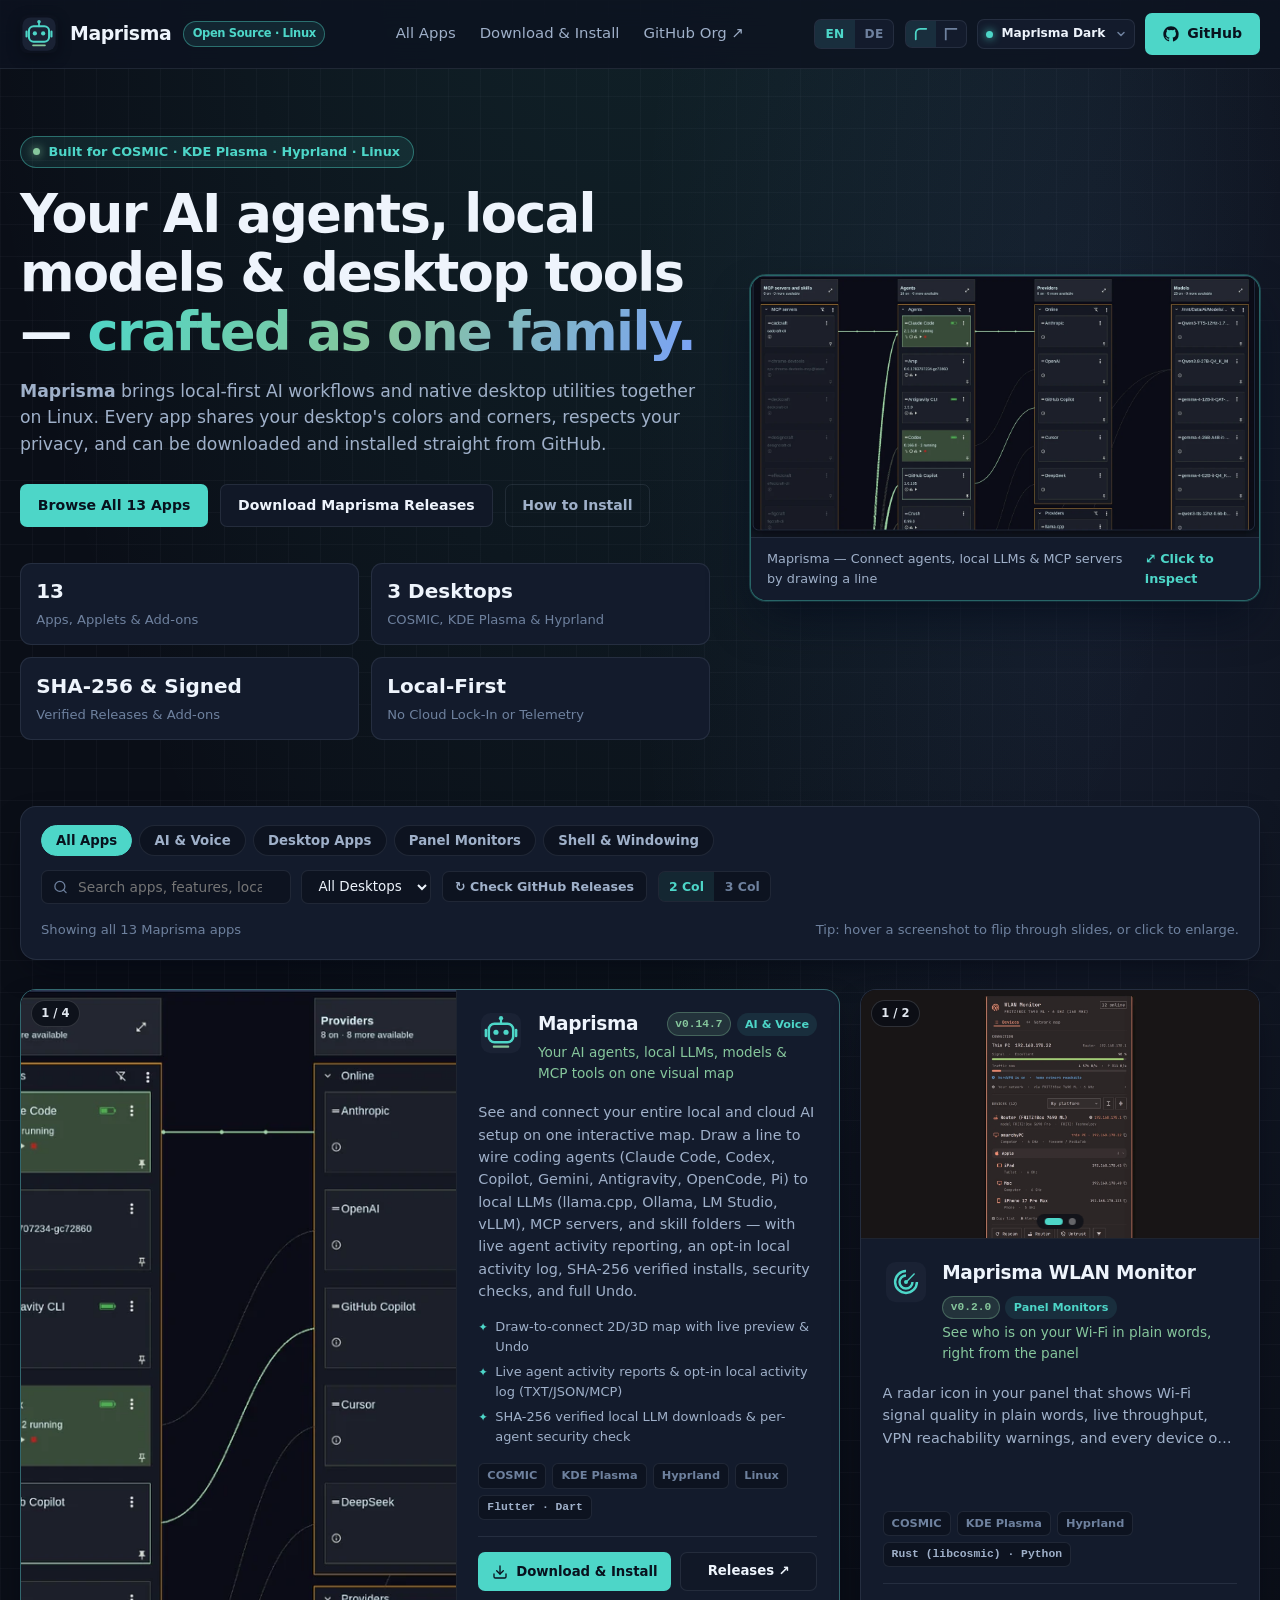
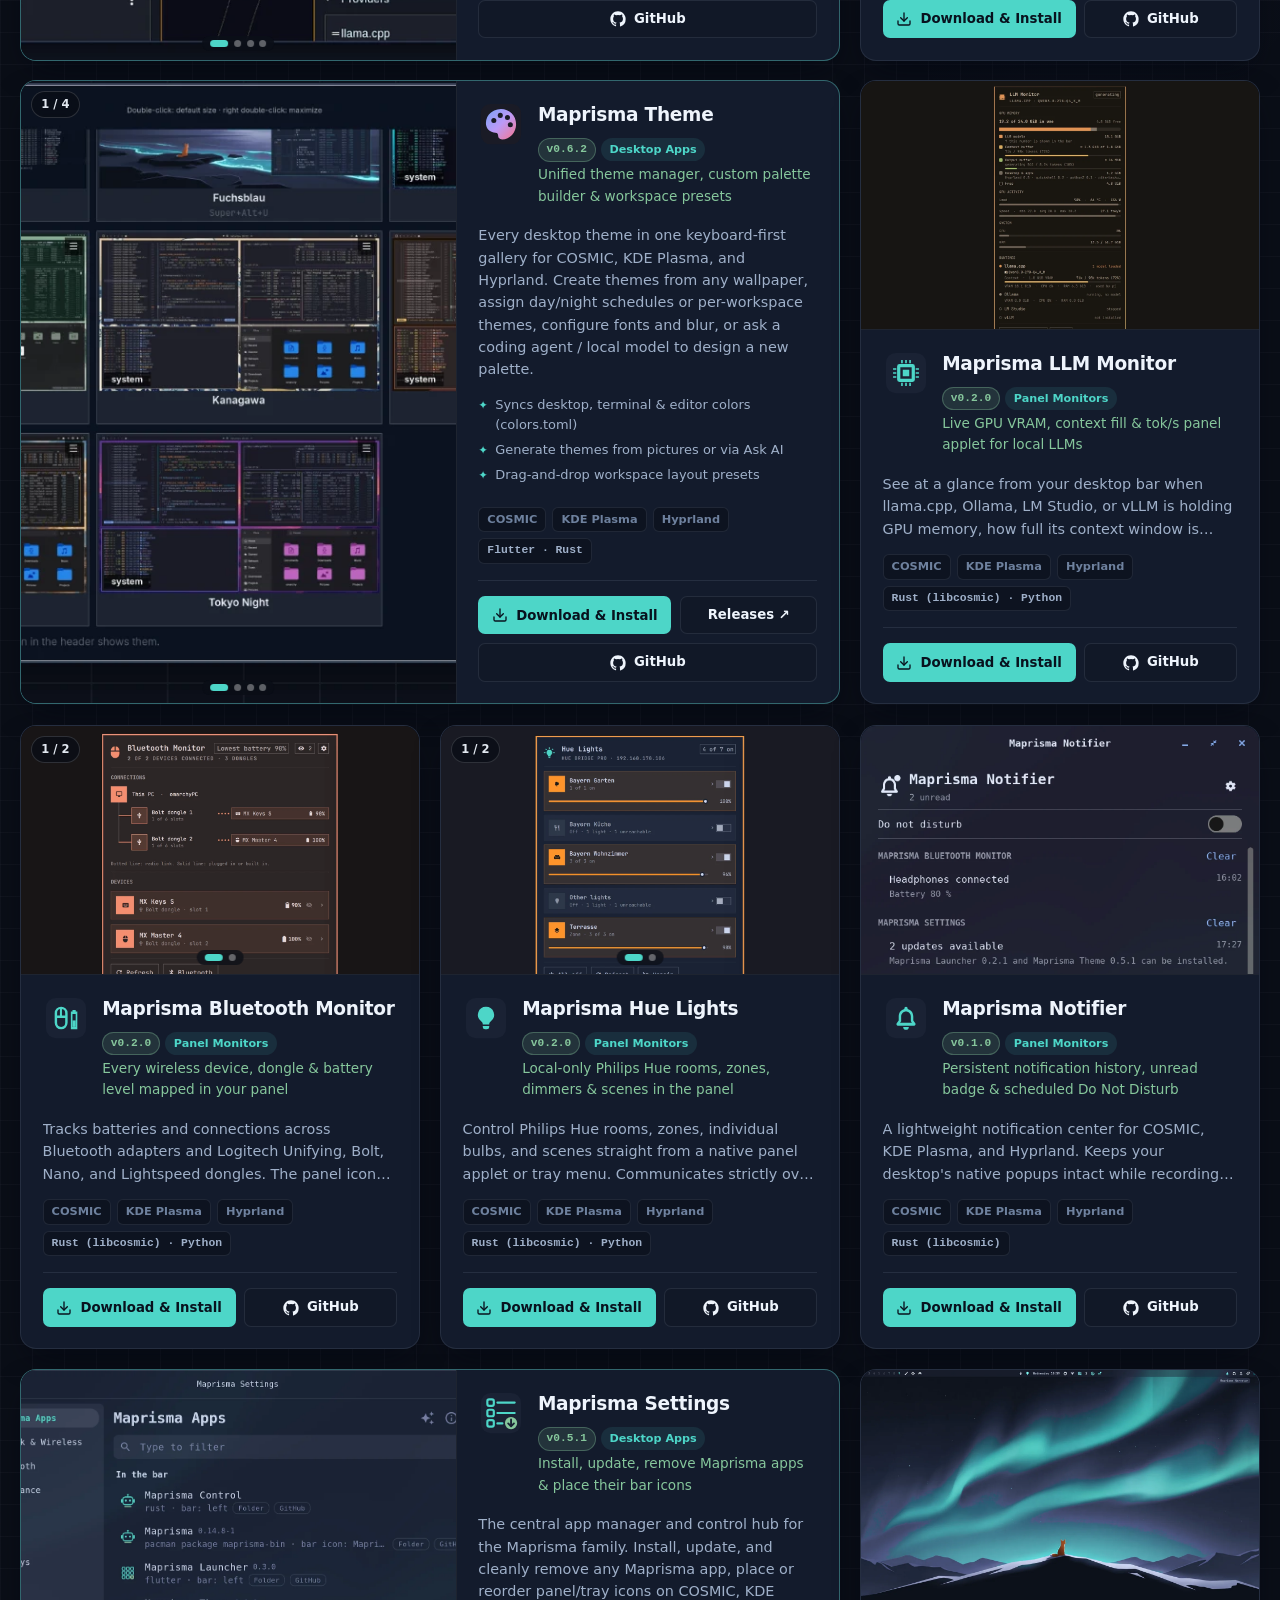
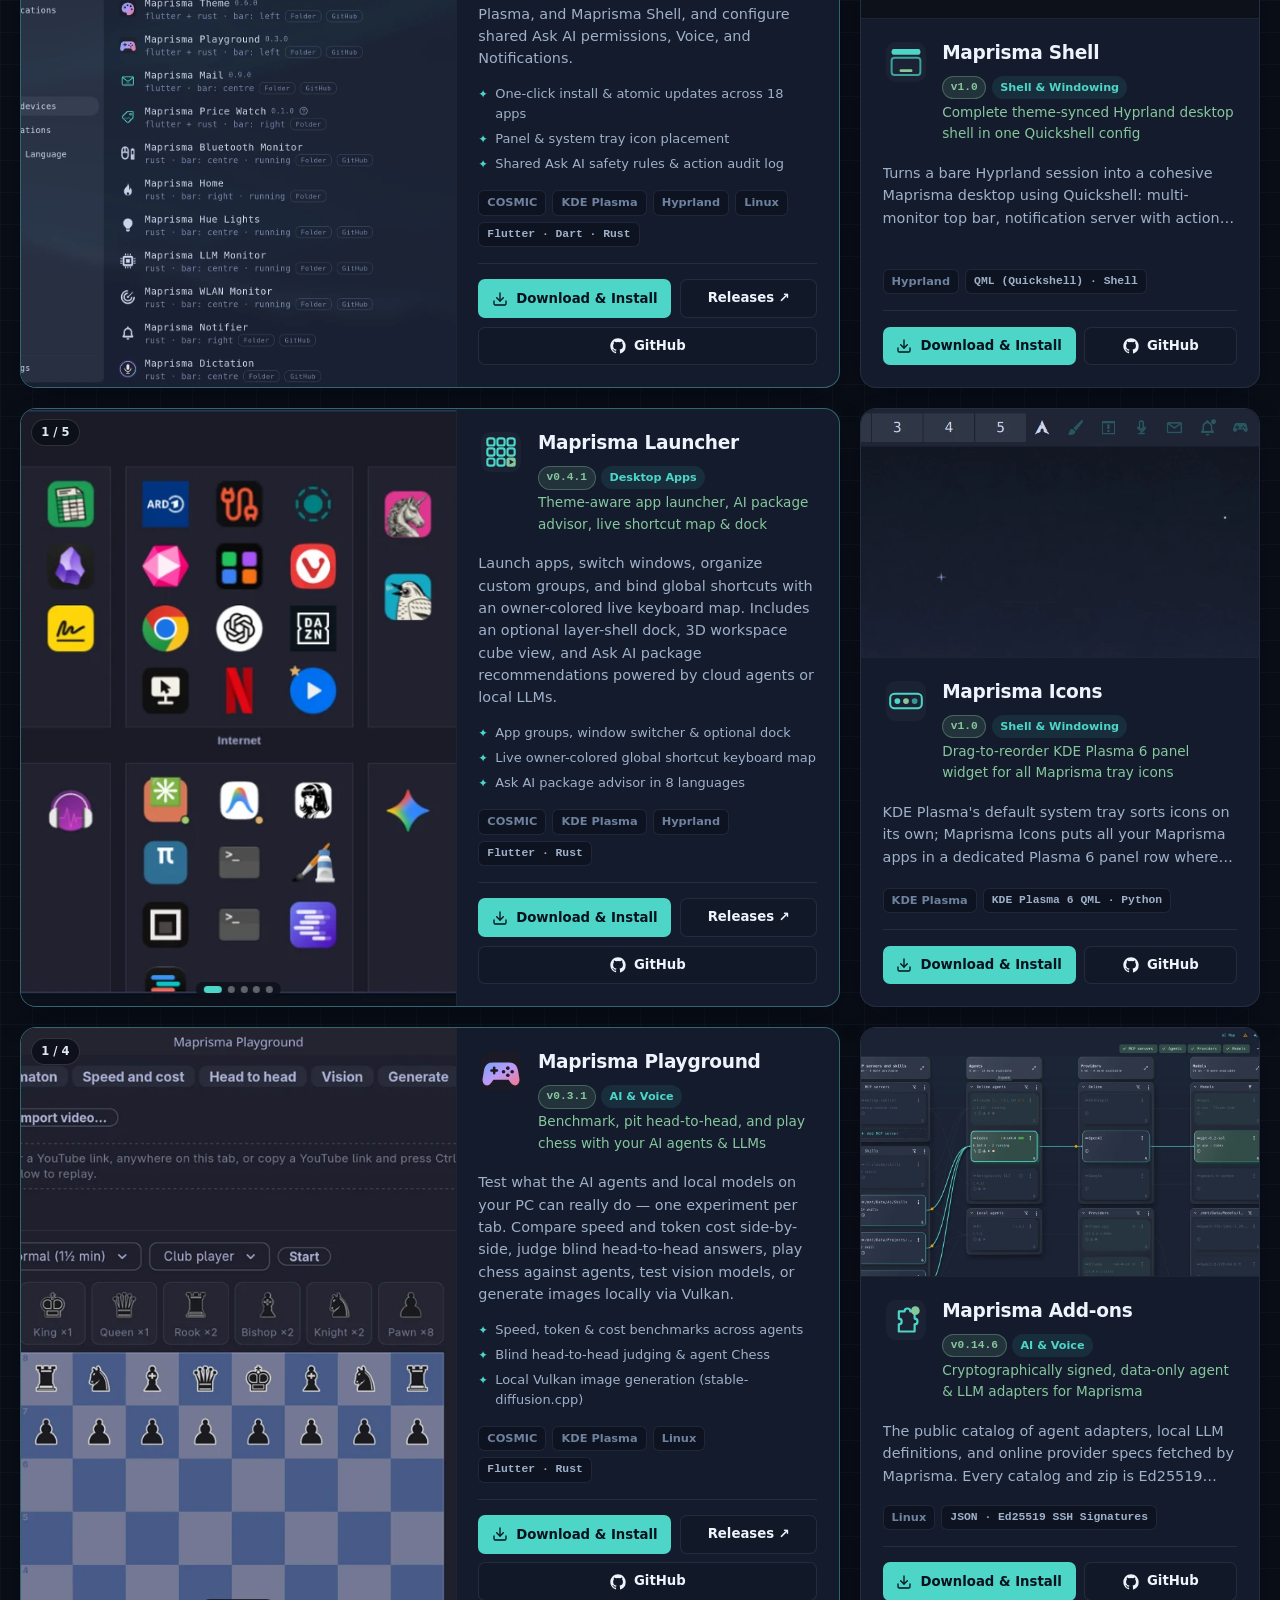
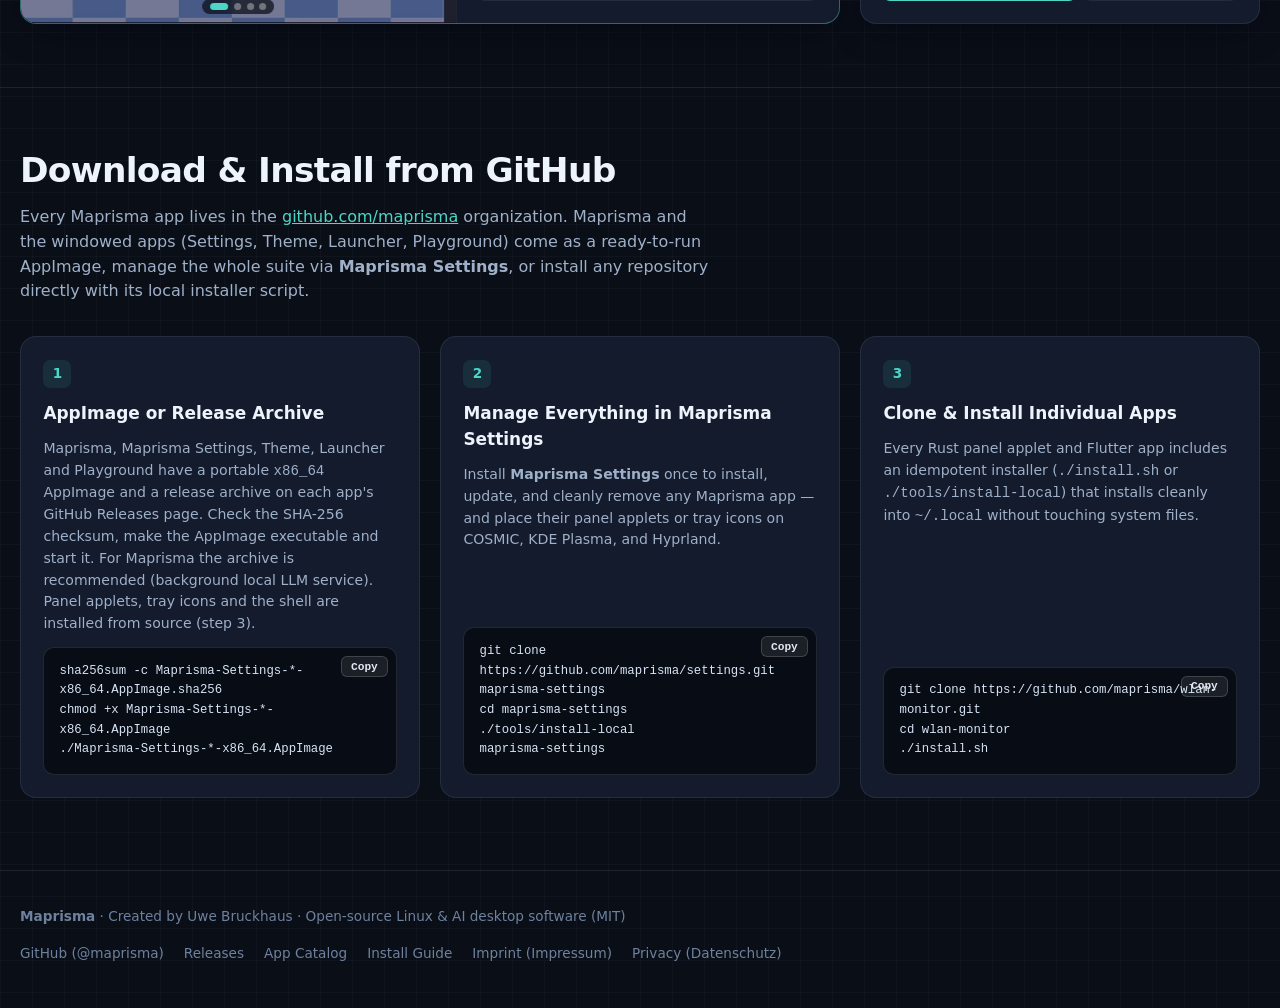
<file: index.html>
<!DOCTYPE html>
<html lang="en" data-layout="bento" data-motion="lively">
<head>
  <meta charset="UTF-8" />
  <meta name="viewport" content="width=device-width, initial-scale=1.0" />
  <title>Maprisma — Local-First AI Agents, MCP &amp; Linux Desktop Suite</title>
  <meta
    name="description"
    content="Maprisma is an open-source suite of local-first AI agent tools, MCP server workflows, and native Linux desktop utilities for Hyprland, COSMIC, and KDE Plasma."
  />
  <meta name="robots" content="index, follow" />
  <link rel="canonical" href="https://maprisma.com/" />
  <meta property="og:type" content="website" />
  <meta property="og:site_name" content="Maprisma" />
  <meta property="og:url" content="https://maprisma.com/" />
  <meta property="og:title" content="Maprisma — Local-First AI Agents, MCP &amp; Linux Desktop Suite" />
  <meta
    property="og:description"
    content="Maprisma is an open-source suite of local-first AI agent tools, MCP server workflows, and native Linux desktop utilities for Hyprland, COSMIC, and KDE Plasma."
  />
  <meta property="og:image" content="https://maprisma.com/assets/screenshots/maprisma-map.webp" />
  <meta property="og:image:type" content="image/webp" />
  <meta property="og:image:width" content="1400" />
  <meta property="og:image:height" content="720" />
  <meta property="og:image:alt" content="Maprisma visual map connecting coding agents, local LLMs, MCP servers, and models" />
  <meta property="og:locale" content="en_US" />
  <meta property="og:locale:alternate" content="de_DE" />
  <meta name="twitter:card" content="summary_large_image" />
  <meta name="twitter:title" content="Maprisma — Local-First AI Agents, MCP &amp; Linux Desktop Suite" />
  <meta
    name="twitter:description"
    content="Maprisma is an open-source suite of local-first AI agent tools, MCP server workflows, and native Linux desktop utilities for Hyprland, COSMIC, and KDE Plasma."
  />
  <meta name="twitter:image" content="https://maprisma.com/assets/screenshots/maprisma-map.webp" />
  <meta name="twitter:image:alt" content="Maprisma visual map connecting coding agents, local LLMs, MCP servers, and models" />
  <!-- netcup-control:seo-jsonld:start -->
  <script type="application/ld+json">
    {
      "@context": "https://schema.org",
      "@graph": [
        {
          "@type": "Organization",
          "@id": "https://maprisma.com/#organization",
          "name": "Maprisma",
          "url": "https://maprisma.com/",
          "logo": {
            "@type": "ImageObject",
            "url": "https://maprisma.com/assets/icons/maprisma.svg"
          },
          "email": "mailto:info@maprisma.com",
          "founder": {
            "@type": "Person",
            "name": "Uwe Bruckhaus"
          },
          "sameAs": [
            "https://github.com/maprisma",
            "https://github.com/maprisma/maprisma",
            "https://github.com/maprisma/website"
          ]
        },
        {
          "@type": "WebSite",
          "@id": "https://maprisma.com/#website",
          "name": "Maprisma",
          "alternateName": "Maprisma Apps",
          "url": "https://maprisma.com/",
          "description": "Open-source suite of local-first AI agent tools, MCP server workflows, and native Linux desktop utilities for Hyprland, COSMIC, and KDE Plasma.",
          "inLanguage": [
            "en",
            "de"
          ],
          "publisher": {
            "@id": "https://maprisma.com/#organization"
          },
          "sameAs": [
            "https://github.com/maprisma",
            "https://github.com/maprisma/website"
          ]
        },
        {
          "@type": "SoftwareApplication",
          "@id": "https://maprisma.com/#app-maprisma",
          "name": "Maprisma",
          "applicationCategory": "DeveloperApplication",
          "applicationSubCategory": "Local-First AI Agent & MCP Server Orchestration",
          "operatingSystem": "Linux (COSMIC, KDE Plasma, Hyprland)",
          "softwareVersion": "0.14.7",
          "license": "https://opensource.org/licenses/MIT",
          "url": "https://maprisma.com/",
          "downloadUrl": "https://github.com/maprisma/maprisma/releases",
          "codeRepository": "https://github.com/maprisma/maprisma",
          "screenshot": "https://maprisma.com/assets/screenshots/maprisma-map.webp",
          "description": "See and connect your entire local and cloud AI setup on one interactive map. Draw a line to wire coding agents (Claude Code, Codex, Copilot, Gemini, Antigravity, OpenCode, Pi) to local LLMs (llama.cpp, Ollama, LM Studio, vLLM), MCP servers, and skill folders — with live agent activity reporting, an opt-in local activity log, SHA-256 verified installs, security checks, and full Undo.",
          "author": {
            "@id": "https://maprisma.com/#organization"
          },
          "sameAs": [
            "https://github.com/maprisma/maprisma",
            "https://github.com/maprisma"
          ],
          "offers": {
            "@type": "Offer",
            "price": "0",
            "priceCurrency": "EUR"
          },
          "featureList": [
            "Draw-to-connect 2D/3D map with live preview & Undo",
            "Live agent activity reports & opt-in local activity log (TXT/JSON/MCP)",
            "SHA-256 verified local LLM downloads & per-agent security check"
          ]
        },
        {
          "@type": "ItemList",
          "@id": "https://maprisma.com/#catalog",
          "name": "Maprisma Open-Source Linux & Local-First AI Software Suite",
          "numberOfItems": 13,
          "itemListElement": [
            {
              "@type": "ListItem",
              "position": 1,
              "item": {
                "@id": "https://maprisma.com/#app-maprisma"
              }
            },
            {
              "@type": "ListItem",
              "position": 2,
              "item": {
                "@type": "SoftwareApplication",
                "name": "Maprisma Theme",
                "applicationCategory": "DesktopEnhancementApplication",
                "operatingSystem": "Linux (COSMIC, KDE Plasma, Hyprland)",
                "softwareVersion": "0.6.2",
                "url": "https://github.com/maprisma/theme",
                "codeRepository": "https://github.com/maprisma/theme",
                "sameAs": "https://github.com/maprisma/theme",
                "offers": {
                  "@type": "Offer",
                  "price": "0",
                  "priceCurrency": "EUR"
                }
              }
            },
            {
              "@type": "ListItem",
              "position": 3,
              "item": {
                "@type": "SoftwareApplication",
                "name": "Maprisma WLAN Monitor",
                "applicationCategory": "UtilitiesApplication",
                "operatingSystem": "Linux (COSMIC, KDE Plasma, Hyprland)",
                "softwareVersion": "0.2.0",
                "url": "https://github.com/maprisma/wlan-monitor",
                "codeRepository": "https://github.com/maprisma/wlan-monitor",
                "sameAs": "https://github.com/maprisma/wlan-monitor",
                "offers": {
                  "@type": "Offer",
                  "price": "0",
                  "priceCurrency": "EUR"
                }
              }
            },
            {
              "@type": "ListItem",
              "position": 4,
              "item": {
                "@type": "SoftwareApplication",
                "name": "Maprisma LLM Monitor",
                "applicationCategory": "DeveloperApplication",
                "operatingSystem": "Linux (COSMIC, KDE Plasma, Hyprland)",
                "softwareVersion": "0.2.0",
                "url": "https://github.com/maprisma/llm-monitor",
                "codeRepository": "https://github.com/maprisma/llm-monitor",
                "sameAs": "https://github.com/maprisma/llm-monitor",
                "offers": {
                  "@type": "Offer",
                  "price": "0",
                  "priceCurrency": "EUR"
                }
              }
            },
            {
              "@type": "ListItem",
              "position": 5,
              "item": {
                "@type": "SoftwareApplication",
                "name": "Maprisma Bluetooth Monitor",
                "applicationCategory": "UtilitiesApplication",
                "operatingSystem": "Linux (COSMIC, KDE Plasma, Hyprland)",
                "softwareVersion": "0.2.0",
                "url": "https://github.com/maprisma/bluetooth-monitor",
                "codeRepository": "https://github.com/maprisma/bluetooth-monitor",
                "sameAs": "https://github.com/maprisma/bluetooth-monitor",
                "offers": {
                  "@type": "Offer",
                  "price": "0",
                  "priceCurrency": "EUR"
                }
              }
            },
            {
              "@type": "ListItem",
              "position": 6,
              "item": {
                "@type": "SoftwareApplication",
                "name": "Maprisma Hue Lights",
                "applicationCategory": "UtilitiesApplication",
                "operatingSystem": "Linux (COSMIC, KDE Plasma, Hyprland)",
                "softwareVersion": "0.2.0",
                "url": "https://github.com/maprisma/hue-lights",
                "codeRepository": "https://github.com/maprisma/hue-lights",
                "sameAs": "https://github.com/maprisma/hue-lights",
                "offers": {
                  "@type": "Offer",
                  "price": "0",
                  "priceCurrency": "EUR"
                }
              }
            },
            {
              "@type": "ListItem",
              "position": 7,
              "item": {
                "@type": "SoftwareApplication",
                "name": "Maprisma Settings",
                "applicationCategory": "UtilitiesApplication",
                "operatingSystem": "Linux (COSMIC, KDE Plasma, Hyprland)",
                "softwareVersion": "0.5.1",
                "url": "https://github.com/maprisma/settings",
                "codeRepository": "https://github.com/maprisma/settings",
                "sameAs": "https://github.com/maprisma/settings",
                "offers": {
                  "@type": "Offer",
                  "price": "0",
                  "priceCurrency": "EUR"
                }
              }
            },
            {
              "@type": "ListItem",
              "position": 8,
              "item": {
                "@type": "SoftwareApplication",
                "name": "Maprisma Launcher",
                "applicationCategory": "DesktopEnhancementApplication",
                "operatingSystem": "Linux (COSMIC, KDE Plasma, Hyprland)",
                "softwareVersion": "0.4.1",
                "url": "https://github.com/maprisma/launcher",
                "codeRepository": "https://github.com/maprisma/launcher",
                "sameAs": "https://github.com/maprisma/launcher",
                "offers": {
                  "@type": "Offer",
                  "price": "0",
                  "priceCurrency": "EUR"
                }
              }
            },
            {
              "@type": "ListItem",
              "position": 9,
              "item": {
                "@type": "SoftwareApplication",
                "name": "Maprisma Playground",
                "applicationCategory": "DeveloperApplication",
                "operatingSystem": "Linux (COSMIC, KDE Plasma)",
                "softwareVersion": "0.3.1",
                "url": "https://github.com/maprisma/playground",
                "codeRepository": "https://github.com/maprisma/playground",
                "sameAs": "https://github.com/maprisma/playground",
                "offers": {
                  "@type": "Offer",
                  "price": "0",
                  "priceCurrency": "EUR"
                }
              }
            },
            {
              "@type": "ListItem",
              "position": 10,
              "item": {
                "@type": "SoftwareApplication",
                "name": "Maprisma Notifier",
                "applicationCategory": "UtilitiesApplication",
                "operatingSystem": "Linux (COSMIC, KDE Plasma, Hyprland)",
                "softwareVersion": "0.1.0",
                "url": "https://github.com/maprisma/notifier",
                "codeRepository": "https://github.com/maprisma/notifier",
                "sameAs": "https://github.com/maprisma/notifier",
                "offers": {
                  "@type": "Offer",
                  "price": "0",
                  "priceCurrency": "EUR"
                }
              }
            },
            {
              "@type": "ListItem",
              "position": 11,
              "item": {
                "@type": "SoftwareApplication",
                "name": "Maprisma Shell",
                "applicationCategory": "DesktopEnhancementApplication",
                "operatingSystem": "Linux (Hyprland)",
                "softwareVersion": "1.0",
                "url": "https://github.com/maprisma/shell",
                "codeRepository": "https://github.com/maprisma/shell",
                "sameAs": "https://github.com/maprisma/shell",
                "offers": {
                  "@type": "Offer",
                  "price": "0",
                  "priceCurrency": "EUR"
                }
              }
            },
            {
              "@type": "ListItem",
              "position": 12,
              "item": {
                "@type": "SoftwareApplication",
                "name": "Maprisma Icons",
                "applicationCategory": "DesktopEnhancementApplication",
                "operatingSystem": "Linux (KDE Plasma)",
                "softwareVersion": "1.0",
                "url": "https://github.com/maprisma/icons",
                "codeRepository": "https://github.com/maprisma/icons",
                "sameAs": "https://github.com/maprisma/icons",
                "offers": {
                  "@type": "Offer",
                  "price": "0",
                  "priceCurrency": "EUR"
                }
              }
            },
            {
              "@type": "ListItem",
              "position": 13,
              "item": {
                "@type": "SoftwareApplication",
                "name": "Maprisma Add-ons",
                "applicationCategory": "DeveloperApplication",
                "operatingSystem": "Linux",
                "softwareVersion": "0.14.6",
                "url": "https://github.com/maprisma/maprisma-addons",
                "codeRepository": "https://github.com/maprisma/maprisma-addons",
                "sameAs": "https://github.com/maprisma/maprisma-addons",
                "offers": {
                  "@type": "Offer",
                  "price": "0",
                  "priceCurrency": "EUR"
                }
              }
            }
          ]
        }
      ]
    }
  </script>
  <!-- netcup-control:seo-jsonld:end -->
  <meta name="color-scheme" content="dark" />
  <meta name="theme-color" content="#0a0e17" />
  <script>
    (function () {
      var themes = {
        dark: { mode: "dark", color: "#0a0e17" },
        light: { mode: "light", color: "#f4f7fb" },
        "tokyo-night": { mode: "dark", color: "#13141c" },
        catppuccin: { mode: "dark", color: "#161622" },
        nord: { mode: "dark", color: "#222730" },
        gruvbox: { mode: "dark", color: "#1e1e1e" },
        "flexoki-light": { mode: "light", color: "#f2efe4" }
      };
      try {
        if (localStorage.getItem("maprisma-site-corners") === "square") {
          document.documentElement.setAttribute("data-corners", "square");
        }
      } catch (_) {}
      var saved = "dark";
      try {
        saved = localStorage.getItem("maprisma-site-theme") || "dark";
      } catch (_) {}
      if (!Object.prototype.hasOwnProperty.call(themes, saved)) saved = "dark";
      var info = themes[saved];
      var root = document.documentElement;
      if (saved === "dark") root.removeAttribute("data-theme");
      else root.setAttribute("data-theme", saved);
      root.setAttribute("data-mode", info.mode);
      var cs = document.querySelector('meta[name="color-scheme"]');
      if (cs) cs.setAttribute("content", info.mode);
      var tc = document.querySelector('meta[name="theme-color"]');
      if (tc) tc.setAttribute("content", info.color);
    })();
  </script>
  <link rel="icon" type="image/svg+xml" href="assets/icons/maprisma.svg" />
  <link rel="stylesheet" href="css/styles.css" />
  <!-- netcup-control:layout-css -->
  <style id="maprisma-motion-guard">
    html[data-motion="off"],
    html[data-motion="off"] *,
    html[data-motion="off"] *::before,
    html[data-motion="off"] *::after {
      animation: none !important;
      transition: none !important;
      scroll-behavior: auto !important;
    }
    @media (prefers-reduced-motion: reduce) {
      html,
      *,
      *::before,
      *::after {
        animation-duration: 0.01ms !important;
        animation-iteration-count: 1 !important;
        animation-delay: 0s !important;
        transition-duration: 0.01ms !important;
        transition-delay: 0s !important;
        scroll-behavior: auto !important;
      }
      html[data-layout],
      html[data-layout] *,
      html[data-layout] *::before,
      html[data-layout] *::after {
        animation: none !important;
        transition: none !important;
      }
    }
  </style>
</head>
<body>
  <!-- Sticky Header -->
  <header class="site-header">
    <div class="container nav-inner">
      <a href="#" class="brand">
        <img src="assets/icons/maprisma.svg" alt="Maprisma Logo" />
        <span>Maprisma</span>
        <span class="brand-badge" data-i18n="brandBadge">Open Source · Linux</span>
      </a>

      <nav class="nav-links" aria-label="Primary">
        <a href="#apps" data-i18n="navApps">All Apps</a>
        <a href="#install" data-i18n="navInstall">Download &amp; Install</a>
        <a href="https://github.com/maprisma" target="_blank" rel="noopener noreferrer" data-i18n="navGithub">GitHub Org ↗</a>
      </nav>

      <div class="nav-actions">
        <div class="lang-switch" role="group" aria-label="Language switcher">
          <button type="button" data-lang="en" class="active">EN</button>
          <button type="button" data-lang="de">DE</button>
        </div>

        <div class="lang-switch corner-switch" role="group" aria-label="Corners">
          <button type="button" data-corners="round" class="active" aria-pressed="true" title="Rounded corners" aria-label="Rounded corners"><svg viewBox="0 0 16 16" fill="none" stroke="currentColor" stroke-width="2" stroke-linecap="round" aria-hidden="true"><path d="M2 14V7a5 5 0 0 1 5-5h7"/></svg></button>
          <button type="button" data-corners="square" aria-pressed="false" title="Square corners" aria-label="Square corners"><svg viewBox="0 0 16 16" fill="none" stroke="currentColor" stroke-width="2" stroke-linecap="square" aria-hidden="true"><path d="M2 14V2h12"/></svg></button>
        </div>

        <div class="theme-switch">
          <span class="theme-swatch" aria-hidden="true"></span>
          <select id="theme-select" class="theme-select" aria-label="Theme" title="Theme">
            <option value="dark">Maprisma Dark</option>
            <option value="light">Maprisma Light</option>
            <option value="tokyo-night">Tokyo Night</option>
            <option value="catppuccin">Catppuccin</option>
            <option value="nord">Nord</option>
            <option value="gruvbox">Gruvbox</option>
            <option value="flexoki-light">Flexoki Light</option>
          </select>
          <svg class="theme-chevron" viewBox="0 0 16 16" fill="none" stroke="currentColor" stroke-width="2" stroke-linecap="round" stroke-linejoin="round" aria-hidden="true">
            <polyline points="4 6 8 10 12 6"></polyline>
          </svg>
        </div>

        <a
          class="btn btn-primary"
          href="https://github.com/maprisma"
          target="_blank"
          rel="noopener noreferrer"
          aria-label="GitHub"
        >
          <svg viewBox="0 0 24 24" fill="currentColor"><path d="M12 .5C5.65.5.5 5.65.5 12c0 5.09 3.29 9.4 7.86 10.92.58.1.79-.25.79-.56v-2c-3.2.7-3.88-1.38-3.88-1.38-.52-1.33-1.28-1.68-1.28-1.68-1.05-.72.08-.7.08-.7 1.16.08 1.77 1.19 1.77 1.19 1.03 1.76 2.7 1.25 3.36.96.1-.75.4-1.25.73-1.54-2.55-.29-5.24-1.28-5.24-5.69 0-1.26.45-2.28 1.19-3.09-.12-.29-.52-1.46.11-3.05 0 0 .97-.31 3.18 1.18a11.05 11.05 0 0 1 5.79 0c2.2-1.49 3.17-1.18 3.17-1.18.63 1.59.23 2.76.12 3.05.74.81 1.18 1.83 1.18 3.09 0 4.42-2.69 5.39-5.26 5.68.42.36.78 1.06.78 2.14v3.17c0 .31.21.67.8.56A11.51 11.51 0 0 0 23.5 12C23.5 5.65 18.35.5 12 .5Z"/></svg>
          GitHub
        </a>
      </div>
    </div>
  </header>

  <!-- Main Content -->
  <main>
    <section class="hero">
      <div class="container hero-grid">
        <div>
          <div class="eyebrow">
            <span class="eyebrow-dot"></span>
            <span data-i18n="eyebrow">Built for COSMIC · KDE Plasma · Hyprland · Linux</span>
          </div>
          <h1>
            <span data-i18n="heroTitleLead">Your AI agents, local models &amp; desktop tools — </span>
            <span class="gradient-text" data-i18n="heroTitleAccent">crafted as one family.</span>
          </h1>
          <p class="hero-lead" data-i18n-html="heroLead">
            <strong>Maprisma</strong> brings local-first AI workflows and native desktop utilities together on Linux.
            Every app shares your desktop's colors and corners, respects your privacy, and can be downloaded and installed straight from GitHub.
          </p>

          <div class="hero-cta">
            <a href="#apps" class="btn btn-primary" data-i18n="ctaBrowse">Browse All 13 Apps</a>
            <a
              href="https://github.com/maprisma/maprisma/releases"
              target="_blank"
              rel="noopener noreferrer"
              class="btn btn-secondary"
              data-i18n="ctaReleases"
            >Download Maprisma Releases</a>
            <a href="#install" class="btn btn-ghost" data-i18n="ctaInstall">How to Install</a>
          </div>

          <div class="hero-stats">
            <div class="stat-item">
              <strong>13</strong>
              <span data-i18n="statAppsLabel">Apps, Applets &amp; Add-ons</span>
            </div>
            <div class="stat-item">
              <strong data-i18n="statDesktopsVal">3 Desktops</strong>
              <span data-i18n="statDesktopsLabel">COSMIC, KDE Plasma &amp; Hyprland</span>
            </div>
            <div class="stat-item">
              <strong data-i18n="statVerifiedVal">SHA-256 &amp; Signed</strong>
              <span data-i18n="statVerifiedLabel">Verified Releases &amp; Add-ons</span>
            </div>
            <div class="stat-item">
              <strong data-i18n="statPrivacyVal">Local-First</strong>
              <span data-i18n="statPrivacyLabel">No Cloud Lock-In or Telemetry</span>
            </div>
          </div>
        </div>

        <button
          type="button"
          class="hero-showcase"
          id="hero-showcase"
          title="Click to view Maprisma screenshots"
          aria-label="View Maprisma screenshots"
        >
          <img
            src="assets/screenshots/maprisma-map.webp"
            alt="Maprisma visual map connecting coding agents, local LLMs, MCP servers, and models"
          />
          <span class="hero-showcase-caption">
            <span data-i18n="heroCaptionText">Maprisma — Connect agents, local LLMs &amp; MCP servers by drawing a line</span>
            <span data-i18n="heroCaptionAction">⤢ Click to inspect</span>
          </span>
        </button>
      </div>
    </section>

    <!-- App Cards Section -->
    <section id="apps" class="catalog-section">
      <div class="container">
        <div class="toolbar">
          <div class="toolbar-top">
            <div class="filter-tabs" role="tablist" aria-label="Filter apps by category">
              <button type="button" class="filter-chip active" data-category="all" data-i18n="catAll">All Apps</button>
              <button type="button" class="filter-chip" data-category="ai" data-i18n="catAi">AI &amp; Voice</button>
              <button type="button" class="filter-chip" data-category="desktop" data-i18n="catDesktop">Desktop Apps</button>
              <button type="button" class="filter-chip" data-category="monitors" data-i18n="catMonitors">Panel Monitors</button>
              <button type="button" class="filter-chip" data-category="shell" data-i18n="catShell">Shell &amp; Windowing</button>
            </div>

            <div class="toolbar-right">
              <div class="search-box">
                <svg viewBox="0 0 24 24" fill="none" stroke="currentColor" stroke-width="2" stroke-linecap="round" stroke-linejoin="round">
                  <circle cx="11" cy="11" r="8"></circle>
                  <line x1="21" y1="21" x2="16.65" y2="16.65"></line>
                </svg>
                <input
                  type="search"
                  id="search-input"
                  placeholder="Search apps, features, local LLMs…"
                  aria-label="Search Maprisma apps"
                />
              </div>

              <select id="desktop-filter" class="desktop-filter" aria-label="Filter by Linux desktop">
                <option value="all" data-i18n="desktopAll">All Desktops</option>
                <option value="COSMIC">COSMIC</option>
                <option value="KDE Plasma">KDE Plasma</option>
                <option value="Hyprland">Hyprland</option>
                <option value="Linux" data-i18n="desktopLinux">Any Linux</option>
              </select>

              <button
                type="button"
                id="sync-github-btn"
                class="sync-btn"
                title="Refresh latest GitHub release versions (server-cached on maprisma.com)"
              >↻ Check GitHub Releases</button>

              <div class="view-toggle" aria-label="Grid column count">
                <button type="button" class="active" data-cols="2" title="Large 2-column screenshot cards">2 Col</button>
                <button type="button" data-cols="3" title="Compact 3-column grid">3 Col</button>
              </div>
            </div>
          </div>

          <div class="toolbar-meta">
            <span id="results-count">Showing all 13 Maprisma apps</span>
            <span data-i18n="toolbarTip">Tip: hover a screenshot to flip through slides, or click to enlarge.</span>
          </div>
        </div>

        <div id="apps-grid" class="apps-grid">
          <!-- Cards populated dynamically; noscript fallback ensures crawlers and non-JS browsers see all apps -->
          <!-- netcup-control:noscript-catalog:start -->
          <noscript>
            <ul class="noscript-catalog">
              <li><a href="https://github.com/maprisma/maprisma">Maprisma</a> — Your AI agents, local LLMs, models &amp; MCP tools on one visual map (COSMIC, KDE Plasma, Hyprland, Linux).</li>
              <li><a href="https://github.com/maprisma/theme">Maprisma Theme</a> — Unified theme manager, custom palette builder &amp; workspace presets (COSMIC, KDE Plasma, Hyprland).</li>
              <li><a href="https://github.com/maprisma/wlan-monitor">Maprisma WLAN Monitor</a> — See who is on your Wi-Fi in plain words, right from the panel (COSMIC, KDE Plasma, Hyprland).</li>
              <li><a href="https://github.com/maprisma/llm-monitor">Maprisma LLM Monitor</a> — Live GPU VRAM, context fill &amp; tok/s panel applet for local LLMs (COSMIC, KDE Plasma, Hyprland).</li>
              <li><a href="https://github.com/maprisma/bluetooth-monitor">Maprisma Bluetooth Monitor</a> — Every wireless device, dongle &amp; battery level mapped in your panel (COSMIC, KDE Plasma, Hyprland).</li>
              <li><a href="https://github.com/maprisma/hue-lights">Maprisma Hue Lights</a> — Local-only Philips Hue rooms, zones, dimmers &amp; scenes in the panel (COSMIC, KDE Plasma, Hyprland).</li>
              <li><a href="https://github.com/maprisma/settings">Maprisma Settings</a> — Install, update, remove Maprisma apps &amp; place their bar icons (COSMIC, KDE Plasma, Hyprland, Linux).</li>
              <li><a href="https://github.com/maprisma/launcher">Maprisma Launcher</a> — Theme-aware app launcher, AI package advisor, live shortcut map &amp; dock (COSMIC, KDE Plasma, Hyprland).</li>
              <li><a href="https://github.com/maprisma/playground">Maprisma Playground</a> — Benchmark, pit head-to-head, and play chess with your AI agents &amp; LLMs (COSMIC, KDE Plasma, Linux).</li>
              <li><a href="https://github.com/maprisma/notifier">Maprisma Notifier</a> — Persistent notification history, unread badge &amp; scheduled Do Not Disturb (COSMIC, KDE Plasma, Hyprland).</li>
              <li><a href="https://github.com/maprisma/shell">Maprisma Shell</a> — Complete theme-synced Hyprland desktop shell in one Quickshell config (Hyprland).</li>
              <li><a href="https://github.com/maprisma/icons">Maprisma Icons</a> — Drag-to-reorder KDE Plasma 6 panel widget for all Maprisma tray icons (KDE Plasma).</li>
              <li><a href="https://github.com/maprisma/maprisma-addons">Maprisma Add-ons</a> — Cryptographically signed, data-only agent &amp; LLM adapters for Maprisma (Linux).</li>
            </ul>
          </noscript>
          <!-- netcup-control:noscript-catalog:end -->
        </div>
      </div>
    </section>

    <!-- Download & Install from GitHub Section -->
    <section id="install" class="install-section">
      <div class="container">
        <div class="section-heading">
          <h2 data-i18n="installHeading">Download &amp; Install from GitHub</h2>
          <p data-i18n-html="installSubheading">
            Every Maprisma app lives in the
            <a href="https://github.com/maprisma" target="_blank" rel="noopener noreferrer" style="color: var(--accent-cyan); text-decoration: underline;">github.com/maprisma</a>
            organization. Maprisma and the windowed apps (Settings, Theme, Launcher, Playground) come as a ready-to-run AppImage, manage the whole suite via
            <strong>Maprisma Settings</strong>, or install any repository directly with its local installer script.
          </p>
        </div>

        <div class="install-grid">
          <div class="install-card">
            <span class="install-step">1</span>
            <h3 data-i18n="step1Title">AppImage or Release Archive</h3>
            <p data-i18n-html="step1Desc">
              Maprisma, Maprisma Settings, Theme, Launcher and Playground have a portable <code>x86_64</code> AppImage and a release archive on each app's GitHub Releases page. Check the SHA-256 checksum, make the AppImage executable and start it. For Maprisma the archive is recommended (background local LLM service). Panel applets, tray icons and the shell are installed from source (step 3).
            </p>
            <div class="code-block">
              <button type="button" class="copy-inline-btn" data-copy-target="cmd-release" data-i18n="copyBtn">Copy</button>
              <pre id="cmd-release">sha256sum -c Maprisma-Settings-*-x86_64.AppImage.sha256
chmod +x Maprisma-Settings-*-x86_64.AppImage
./Maprisma-Settings-*-x86_64.AppImage</pre>
            </div>
          </div>

          <div class="install-card">
            <span class="install-step">2</span>
            <h3 data-i18n="step2Title">Manage Everything in Maprisma Settings</h3>
            <p data-i18n-html="step2Desc">
              Install <strong>Maprisma Settings</strong> once to install, update, and cleanly remove any Maprisma app — and place their panel applets or tray icons on COSMIC, KDE Plasma, and Hyprland.
            </p>
            <div class="code-block">
              <button type="button" class="copy-inline-btn" data-copy-target="cmd-settings" data-i18n="copyBtn">Copy</button>
              <pre id="cmd-settings">git clone https://github.com/maprisma/settings.git maprisma-settings
cd maprisma-settings
./tools/install-local
maprisma-settings</pre>
            </div>
          </div>

          <div class="install-card">
            <span class="install-step">3</span>
            <h3 data-i18n="step3Title">Clone &amp; Install Individual Apps</h3>
            <p data-i18n-html="step3Desc">
              Every Rust panel applet and Flutter app includes an idempotent installer (<code>./install.sh</code> or <code>./tools/install-local</code>) that installs cleanly into <code>~/.local</code> without touching system files.
            </p>
            <div class="code-block">
              <button type="button" class="copy-inline-btn" data-copy-target="cmd-individual" data-i18n="copyBtn">Copy</button>
              <pre id="cmd-individual">git clone https://github.com/maprisma/wlan-monitor.git
cd wlan-monitor
./install.sh</pre>
            </div>
          </div>
        </div>
      </div>
    </section>
  </main>

  <!-- Footer -->
  <footer class="site-footer">
    <div class="container footer-inner">
      <div>
        <strong>Maprisma</strong> · <span data-i18n="footerTagline">Created by Uwe Bruckhaus · Open-source Linux &amp; AI desktop software (MIT)</span>
      </div>
      <div class="footer-links">
        <a href="https://github.com/maprisma" target="_blank" rel="noopener noreferrer">GitHub (@maprisma)</a>
        <a href="https://github.com/maprisma/maprisma/releases" target="_blank" rel="noopener noreferrer">Releases</a>
        <a href="#apps" data-i18n="footerCatalog">App Catalog</a>
        <a href="#install" data-i18n="footerInstall">Install Guide</a>
        <a href="legal.html#impressum" data-i18n="footerImprint">Imprint (Impressum)</a>
        <a href="legal.html#privacy" data-i18n="footerPrivacy">Privacy (Datenschutz)</a>
      </div>
    </div>
  </footer>

  <!-- Screenshot Lightbox Modal -->
  <div
    id="lightbox-modal"
    class="modal-backdrop"
    role="dialog"
    aria-modal="true"
    aria-hidden="true"
    aria-labelledby="lb-title"
  >
    <div class="modal-panel">
      <div class="modal-head">
        <h3 id="lb-title">App Screenshot</h3>
        <button type="button" class="icon-btn" data-close-modal aria-label="Close preview">✕</button>
      </div>
      <div class="lightbox-stage">
        <button type="button" id="lb-prev" class="media-nav prev" aria-label="Previous screenshot">‹</button>
        <img id="lb-image" src="[data-uri]" alt="" />
        <button type="button" id="lb-next" class="media-nav next" aria-label="Next screenshot">›</button>
      </div>
      <div class="lightbox-foot">
        <span id="lb-caption"></span>
        <strong id="lb-counter"></strong>
      </div>
    </div>
  </div>

  <!-- Quick Download & Install Modal -->
  <div
    id="install-modal"
    class="modal-backdrop"
    role="dialog"
    aria-modal="true"
    aria-hidden="true"
    aria-labelledby="im-title"
  >
    <div class="modal-panel narrow">
      <div class="modal-head">
        <h3 id="im-title">Install App</h3>
        <button type="button" class="icon-btn" data-close-modal aria-label="Close install dialog">✕</button>
      </div>
      <div class="install-modal-body">
        <p id="im-desc"></p>
        <div class="code-block">
          <button type="button" id="im-copy" class="copy-inline-btn" data-i18n="copyBtn">Copy</button>
          <pre id="im-code"></pre>
        </div>
        <div style="display: flex; flex-wrap: wrap; gap: 0.65rem; padding-top: 0.35rem;">
          <a id="im-releases" href="#" target="_blank" rel="noopener noreferrer" class="btn btn-primary">
            Download GitHub Release ↗
          </a>
          <a id="im-github" href="#" target="_blank" rel="noopener noreferrer" class="btn btn-secondary">
            Open GitHub Repository ↗
          </a>
        </div>
      </div>
    </div>
  </div>

  <script src="js/i18n.js"></script>
  <script src="js/apps.js"></script>
  <script src="js/main.js"></script>
</body>
</html>
</file>
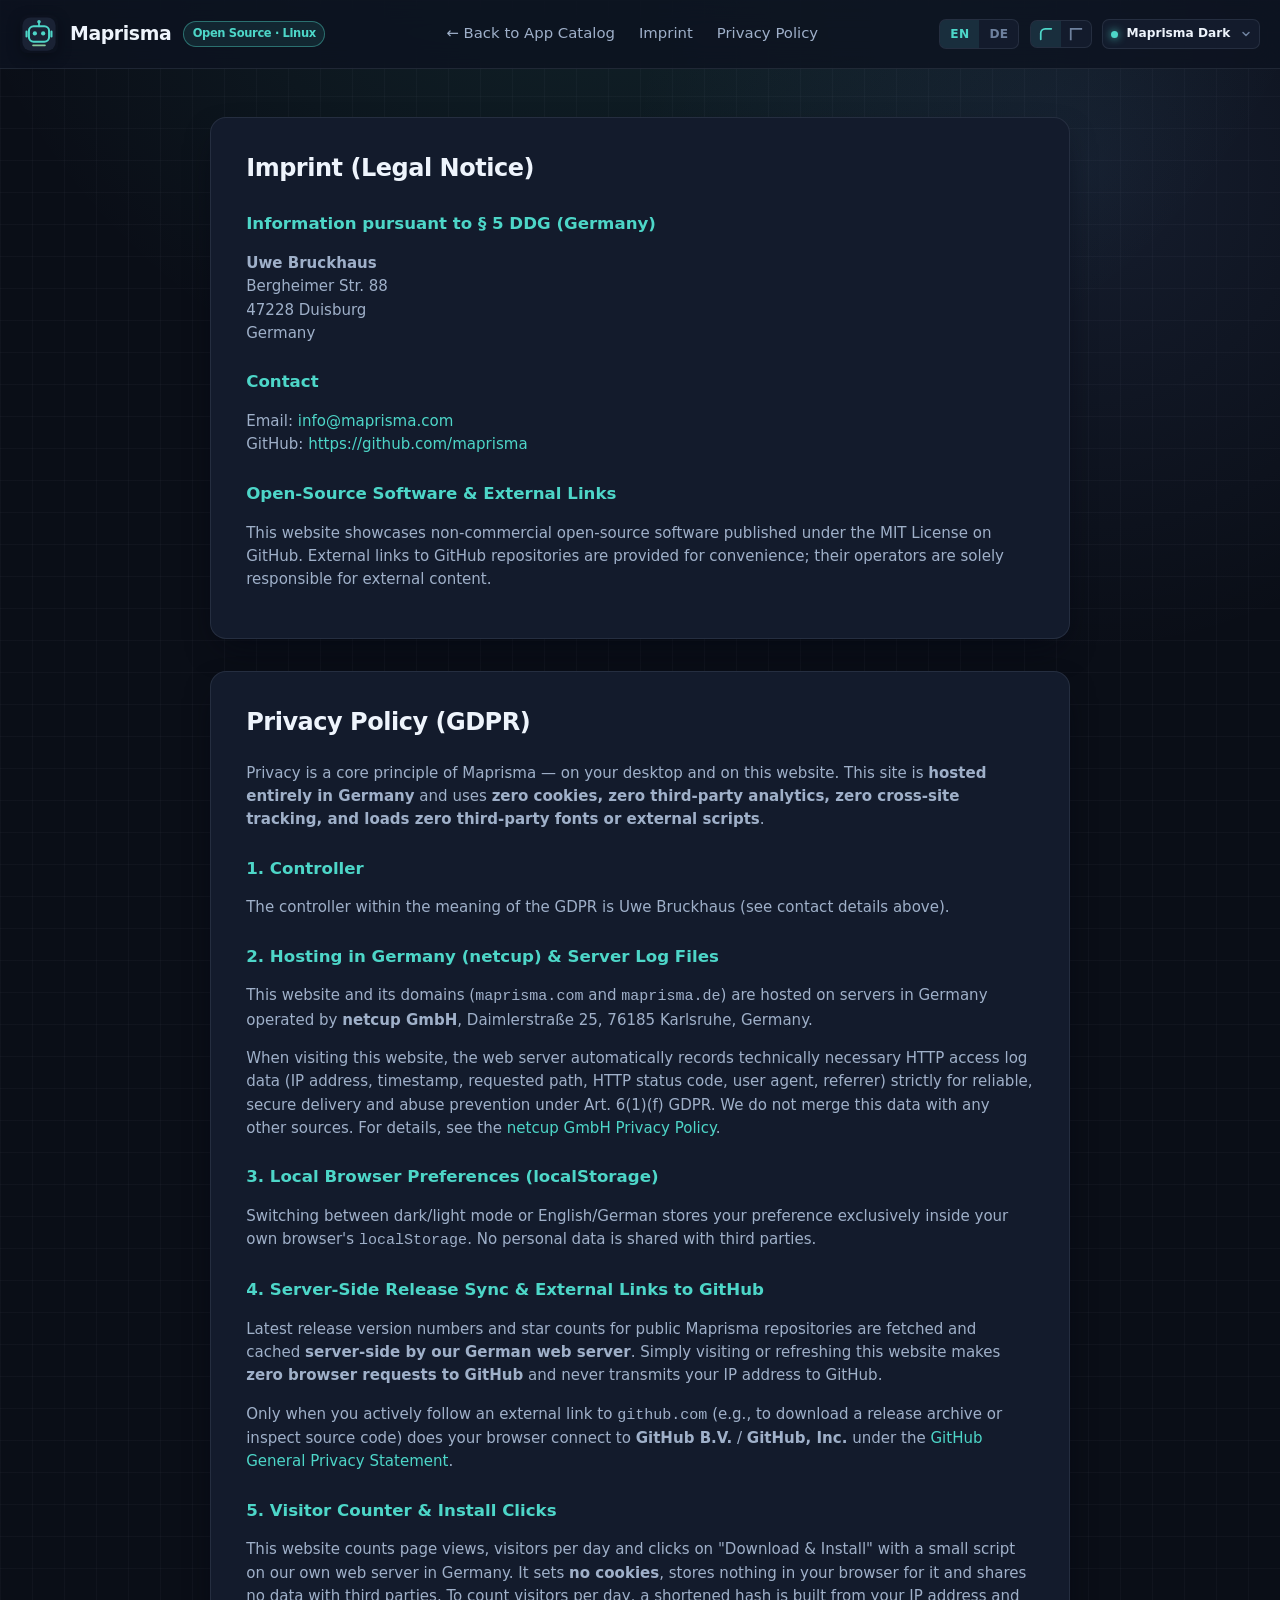
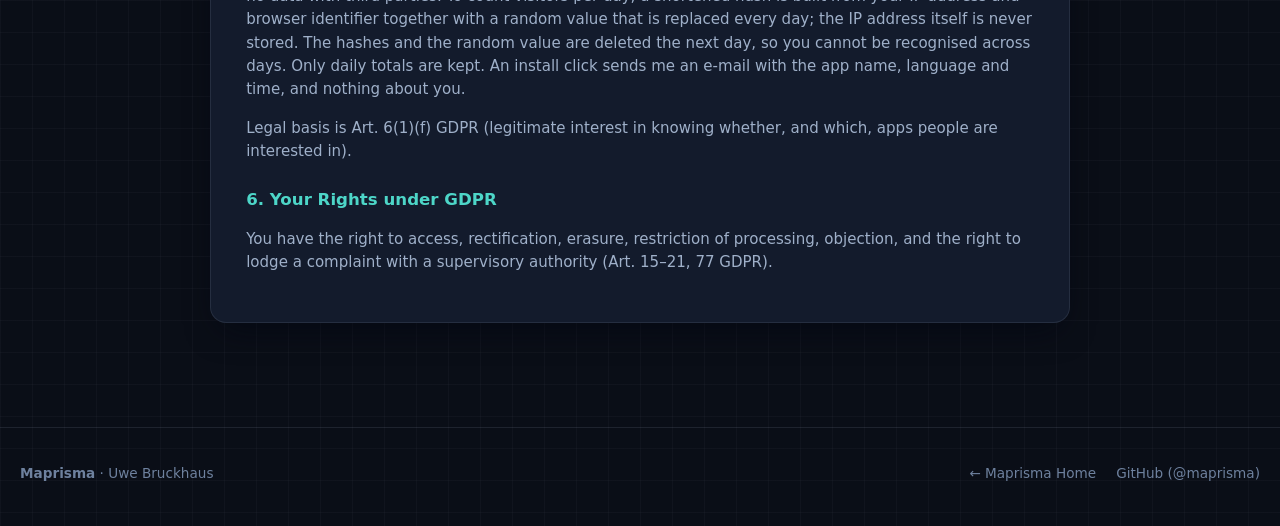
<file: legal.html>
<!DOCTYPE html>
<html lang="de" data-layout="bento" data-motion="lively">
<head>
  <meta charset="UTF-8" />
  <meta name="viewport" content="width=device-width, initial-scale=1.0" />
  <title>Maprisma — Imprint &amp; Privacy Policy (Impressum &amp; Datenschutz)</title>
  <meta
    name="description"
    content="Imprint (§ 5 DDG) and GDPR privacy policy for Maprisma (maprisma.com), an open-source Linux desktop and local-first AI software suite hosted in Germany."
  />
  <meta name="robots" content="noindex, follow" />
  <link rel="canonical" href="https://maprisma.com/legal.html" />
  <meta property="og:type" content="website" />
  <meta property="og:site_name" content="Maprisma" />
  <meta property="og:url" content="https://maprisma.com/legal.html" />
  <meta property="og:title" content="Maprisma — Imprint &amp; Privacy Policy (Impressum &amp; Datenschutz)" />
  <meta
    property="og:description"
    content="Imprint (§ 5 DDG) and GDPR privacy policy for Maprisma (maprisma.com), an open-source Linux desktop and local-first AI software suite hosted in Germany."
  />
  <meta property="og:locale" content="de_DE" />
  <meta property="og:locale:alternate" content="en_US" />
  <meta name="color-scheme" content="dark" />
  <meta name="theme-color" content="#0a0e17" />
  <script>
    (function () {
      var themes = {
        dark: { mode: "dark", color: "#0a0e17" },
        light: { mode: "light", color: "#f4f7fb" },
        "tokyo-night": { mode: "dark", color: "#13141c" },
        catppuccin: { mode: "dark", color: "#161622" },
        nord: { mode: "dark", color: "#222730" },
        gruvbox: { mode: "dark", color: "#1e1e1e" },
        "flexoki-light": { mode: "light", color: "#f2efe4" }
      };
      try {
        if (localStorage.getItem("maprisma-site-corners") === "square") {
          document.documentElement.setAttribute("data-corners", "square");
        }
      } catch (_) {}
      var saved = "dark";
      try {
        saved = localStorage.getItem("maprisma-site-theme") || "dark";
      } catch (_) {}
      if (!Object.prototype.hasOwnProperty.call(themes, saved)) saved = "dark";
      var info = themes[saved];
      var root = document.documentElement;
      if (saved === "dark") root.removeAttribute("data-theme");
      else root.setAttribute("data-theme", saved);
      root.setAttribute("data-mode", info.mode);
      var cs = document.querySelector('meta[name="color-scheme"]');
      if (cs) cs.setAttribute("content", info.mode);
      var tc = document.querySelector('meta[name="theme-color"]');
      if (tc) tc.setAttribute("content", info.color);
    })();
  </script>
  <link rel="icon" type="image/svg+xml" href="assets/icons/maprisma.svg" />
  <link rel="stylesheet" href="css/styles.css" />
  <!-- netcup-control:layout-css -->
  <style id="maprisma-motion-guard">
    html[data-motion="off"],
    html[data-motion="off"] *,
    html[data-motion="off"] *::before,
    html[data-motion="off"] *::after {
      animation: none !important;
      transition: none !important;
      scroll-behavior: auto !important;
    }
    @media (prefers-reduced-motion: reduce) {
      html,
      *,
      *::before,
      *::after {
        animation-duration: 0.01ms !important;
        animation-iteration-count: 1 !important;
        animation-delay: 0s !important;
        transition-duration: 0.01ms !important;
        transition-delay: 0s !important;
        scroll-behavior: auto !important;
      }
      html[data-layout],
      html[data-layout] *,
      html[data-layout] *::before,
      html[data-layout] *::after {
        animation: none !important;
        transition: none !important;
      }
    }
  </style>
</head>
<body>
  <header class="site-header">
    <div class="container nav-inner">
      <a href="/" class="brand">
        <img src="assets/icons/maprisma.svg" alt="Maprisma Logo" />
        <span>Maprisma</span>
        <span class="brand-badge">Open Source · Linux</span>
      </a>

      <nav class="nav-links" aria-label="Primary">
        <a href="/#apps" data-de="← Zurück zum App-Katalog" data-en="← Back to App Catalog">← Zurück zum App-Katalog</a>
        <a href="#impressum" data-de="Impressum" data-en="Imprint">Impressum</a>
        <a href="#privacy" data-de="Datenschutz" data-en="Privacy Policy">Datenschutz</a>
      </nav>

      <div class="nav-actions">
        <div class="lang-switch" role="group" aria-label="Language switcher">
          <button type="button" data-legal-lang="en">EN</button>
          <button type="button" data-legal-lang="de" class="active">DE</button>
        </div>

        <div class="lang-switch corner-switch" role="group" aria-label="Corners">
          <button type="button" data-corners="round" class="active" aria-pressed="true" title="Rounded corners" aria-label="Rounded corners"><svg viewBox="0 0 16 16" fill="none" stroke="currentColor" stroke-width="2" stroke-linecap="round" aria-hidden="true"><path d="M2 14V7a5 5 0 0 1 5-5h7"/></svg></button>
          <button type="button" data-corners="square" aria-pressed="false" title="Square corners" aria-label="Square corners"><svg viewBox="0 0 16 16" fill="none" stroke="currentColor" stroke-width="2" stroke-linecap="square" aria-hidden="true"><path d="M2 14V2h12"/></svg></button>
        </div>

        <div class="theme-switch">
          <span class="theme-swatch" aria-hidden="true"></span>
          <select id="legal-theme-select" class="theme-select" aria-label="Design" title="Design">
            <option value="dark">Maprisma Dark</option>
            <option value="light">Maprisma Light</option>
            <option value="tokyo-night">Tokyo Night</option>
            <option value="catppuccin">Catppuccin</option>
            <option value="nord">Nord</option>
            <option value="gruvbox">Gruvbox</option>
            <option value="flexoki-light">Flexoki Light</option>
          </select>
          <svg class="theme-chevron" viewBox="0 0 16 16" fill="none" stroke="currentColor" stroke-width="2" stroke-linecap="round" stroke-linejoin="round" aria-hidden="true">
            <polyline points="4 6 8 10 12 6"></polyline>
          </svg>
        </div>
      </div>
    </div>
  </header>

  <main class="legal-main">
    <div class="container">
      <!-- GERMAN VERSION -->
      <div id="legal-de">
        <section id="impressum" class="legal-card">
          <h1>Impressum</h1>

          <h3>Angaben gemäß § 5 DDG</h3>
          <p>
            <strong>Uwe Bruckhaus</strong><br />
            Bergheimer Str. 88<br />
            47228 Duisburg<br />
            Deutschland
          </p>

          <h3>Kontakt</h3>
          <p>
            E-Mail: <a href="mailto:info@maprisma.com" style="color: var(--accent-cyan);">info@maprisma.com</a><br />
            GitHub: <a href="https://github.com/maprisma" target="_blank" rel="noopener noreferrer" style="color: var(--accent-cyan);">https://github.com/maprisma</a>
          </p>

          <h3>Haftung für Inhalte &amp; Open-Source-Software</h3>
          <p>
            Diese Website stellt nicht-kommerzielle Open-Source-Software (veröffentlicht unter der MIT-Lizenz auf GitHub) vor. Für die Inhalte der eigenen Seiten bin ich nach den allgemeinen Gesetzen verantwortlich. Externe Links zu GitHub wurden zum Zeitpunkt der Verlinkung geprüft; für deren Inhalte sind ausschließlich deren Betreiber verantwortlich.
          </p>
        </section>

        <section id="privacy" class="legal-card">
          <h2>Datenschutzerklärung (DSGVO)</h2>
          <p>
            Der Schutz deiner persönlichen Daten ist Grundprinzip von Maprisma — sowohl in den Desktop-Apps als auch auf dieser Website. Diese Seite wird <strong>vollständig in Deutschland gehostet</strong> und verwendet <strong>keine Cookies, kein Tracking über Websites hinweg, keine Analyse-Dienste von Drittanbietern und lädt beim Seitenaufruf keinerlei externe Schriftarten oder Drittanbieter-Skripte</strong>.
          </p>

          <h3>1. Verantwortlicher</h3>
          <p>
            Verantwortlicher im Sinne der Datenschutz-Grundverordnung (DSGVO) ist Uwe Bruckhaus (Kontaktdaten siehe Impressum oben).
          </p>

          <h3>2. Hosting in Deutschland (netcup) &amp; Server-Log-Dateien</h3>
          <p>
            Diese Website sowie die zugehörigen Domains (<code>maprisma.com</code> und <code>maprisma.de</code>) werden auf Servern in Deutschland bei der <strong>netcup GmbH</strong>, Daimlerstraße 25, 76185 Karlsruhe, Deutschland gehostet.
          </p>
          <p>
            Beim Aufruf dieser Webseite erfasst der Webserver technisch notwendige Zugriffsdaten in Server-Log-Dateien:
          </p>
          <ul>
            <li>IP-Adresse des anfragenden Geräts</li>
            <li>Datum und Uhrzeit der Anfrage</li>
            <li>Aufgerufene Datei / URL und HTTP-Statuscode</li>
            <li>Browsertyp/-version, Betriebssystem und ggf. Referrer-URL</li>
          </ul>
          <p>
            Rechtsgrundlage ist Art. 6 Abs. 1 lit. f DSGVO (berechtigtes Interesse an der sicheren, stabilen und performanten Bereitstellung der Website sowie der Abwehr von Missbrauch und Angriffen). Eine Zusammenführung dieser Daten mit anderen Datenquellen durch mich findet nicht statt. Weitere Informationen zum Datenschutz des Hosters findest du in der <a href="https://www.netcup.com/de/kontakt/datenschutzerklaerung" target="_blank" rel="noopener noreferrer" style="color: var(--accent-cyan);">Datenschutzerklärung der netcup GmbH</a>.
          </p>

          <h3>3. Lokale Einstellungen im Browser (localStorage)</h3>
          <p>
            Wenn du das Farbschema (Dunkel/Hell) oder die Sprache (DE/EN) umschaltest, speichert dein Browser diese Auswahl rein lokal auf deinem Gerät (<code>localStorage</code>). Es werden dabei keine personenbezogenen Daten an Dritte übertragen.
          </p>

          <h3>4. Serverseitige Versionsabfrage &amp; externe Links zu GitHub</h3>
          <p>
            Aktuelle Release-Versionsnummern und Sterne-Zähler der öffentlichen Maprisma-Repositories werden <strong>serverseitig durch unseren deutschen Webserver</strong> von GitHub abgerufen und zwischengespeichert. Beim Aufruf und Nutzen dieser Webseite stellt dein Browser <strong>keine direkte Verbindung zu Servern von GitHub</strong> her; deine IP-Adresse wird dabei nicht an GitHub übermittelt.
          </p>
          <p>
            Erst wenn du aktiv auf einen externen Link zu <code>github.com</code> klickst (z. B. um ein Release-Archiv herunterzuladen oder den Quellcode einzusehen), verlässt du diese Website und rufst die Seiten der <strong>GitHub B.V.</strong> / <strong>GitHub, Inc.</strong> ab; hierfür gilt die <a href="https://docs.github.com/de/site-policy/privacy-policies/github-general-privacy-statement" target="_blank" rel="noopener noreferrer" style="color: var(--accent-cyan);">Datenschutzerklärung von GitHub</a>.
          </p>

          <h3>5. Besucherzähler &amp; Install-Klicks</h3>
          <p>
            Diese Website zählt Seitenaufrufe, Besucher pro Tag und Klicks auf „Download &amp; Install" mit einem eigenen kleinen Skript auf unserem Webserver in Deutschland. Es werden <strong>keine Cookies</strong> gesetzt, dafür nichts in deinem Browser gespeichert und keine Daten an Dritte weitergegeben. Um Besucher pro Tag zu zählen, wird aus IP-Adresse und Browserkennung zusammen mit einem täglich neu erzeugten Zufallswert ein gekürzter Hashwert gebildet; die IP-Adresse selbst wird nicht gespeichert. Hashwerte und Zufallswert werden am Folgetag gelöscht, sodass du über Tage hinweg nicht wiedererkannt werden kannst. Gespeichert werden nur Tageszahlen. Bei einem Install-Klick erhalte ich eine E-Mail mit App-Name, Sprache und Uhrzeit, ohne Angaben zu deiner Person.
          </p>
          <p>
            Rechtsgrundlage ist Art. 6 Abs. 1 lit. f DSGVO (berechtigtes Interesse, zu erfahren, ob und welche Apps auf Interesse stoßen).
          </p>

          <h3>6. Deine Rechte</h3>
          <p>
            Dir stehen nach der DSGVO die Rechte auf Auskunft (Art. 15), Berichtigung (Art. 16), Löschung (Art. 17), Einschränkung der Verarbeitung (Art. 18), Widerspruch (Art. 21) sowie Beschwerde bei einer Datenschutz-Aufsichtsbehörde (Art. 77 DSGVO) zu.
          </p>
        </section>
      </div>

      <!-- ENGLISH VERSION -->
      <div id="legal-en" style="display: none;">
        <section class="legal-card">
          <h1>Imprint (Legal Notice)</h1>

          <h3>Information pursuant to § 5 DDG (Germany)</h3>
          <p>
            <strong>Uwe Bruckhaus</strong><br />
            Bergheimer Str. 88<br />
            47228 Duisburg<br />
            Germany
          </p>

          <h3>Contact</h3>
          <p>
            Email: <a href="mailto:info@maprisma.com" style="color: var(--accent-cyan);">info@maprisma.com</a><br />
            GitHub: <a href="https://github.com/maprisma" target="_blank" rel="noopener noreferrer" style="color: var(--accent-cyan);">https://github.com/maprisma</a>
          </p>

          <h3>Open-Source Software &amp; External Links</h3>
          <p>
            This website showcases non-commercial open-source software published under the MIT License on GitHub. External links to GitHub repositories are provided for convenience; their operators are solely responsible for external content.
          </p>
        </section>

        <section class="legal-card">
          <h2>Privacy Policy (GDPR)</h2>
          <p>
            Privacy is a core principle of Maprisma — on your desktop and on this website. This site is <strong>hosted entirely in Germany</strong> and uses <strong>zero cookies, zero third-party analytics, zero cross-site tracking, and loads zero third-party fonts or external scripts</strong>.
          </p>

          <h3>1. Controller</h3>
          <p>
            The controller within the meaning of the GDPR is Uwe Bruckhaus (see contact details above).
          </p>

          <h3>2. Hosting in Germany (netcup) &amp; Server Log Files</h3>
          <p>
            This website and its domains (<code>maprisma.com</code> and <code>maprisma.de</code>) are hosted on servers in Germany operated by <strong>netcup GmbH</strong>, Daimlerstraße 25, 76185 Karlsruhe, Germany.
          </p>
          <p>
            When visiting this website, the web server automatically records technically necessary HTTP access log data (IP address, timestamp, requested path, HTTP status code, user agent, referrer) strictly for reliable, secure delivery and abuse prevention under Art. 6(1)(f) GDPR. We do not merge this data with any other sources. For details, see the <a href="https://www.netcup.com/en/contact/privacy-policy" target="_blank" rel="noopener noreferrer" style="color: var(--accent-cyan);">netcup GmbH Privacy Policy</a>.
          </p>

          <h3>3. Local Browser Preferences (localStorage)</h3>
          <p>
            Switching between dark/light mode or English/German stores your preference exclusively inside your own browser's <code>localStorage</code>. No personal data is shared with third parties.
          </p>

          <h3>4. Server-Side Release Sync &amp; External Links to GitHub</h3>
          <p>
            Latest release version numbers and star counts for public Maprisma repositories are fetched and cached <strong>server-side by our German web server</strong>. Simply visiting or refreshing this website makes <strong>zero browser requests to GitHub</strong> and never transmits your IP address to GitHub.
          </p>
          <p>
            Only when you actively follow an external link to <code>github.com</code> (e.g., to download a release archive or inspect source code) does your browser connect to <strong>GitHub B.V.</strong> / <strong>GitHub, Inc.</strong> under the <a href="https://docs.github.com/en/site-policy/privacy-policies/github-general-privacy-statement" target="_blank" rel="noopener noreferrer" style="color: var(--accent-cyan);">GitHub General Privacy Statement</a>.
          </p>

          <h3>5. Visitor Counter &amp; Install Clicks</h3>
          <p>
            This website counts page views, visitors per day and clicks on "Download &amp; Install" with a small script on our own web server in Germany. It sets <strong>no cookies</strong>, stores nothing in your browser for it and shares no data with third parties. To count visitors per day, a shortened hash is built from your IP address and browser identifier together with a random value that is replaced every day; the IP address itself is never stored. The hashes and the random value are deleted the next day, so you cannot be recognised across days. Only daily totals are kept. An install click sends me an e-mail with the app name, language and time, and nothing about you.
          </p>
          <p>
            Legal basis is Art. 6(1)(f) GDPR (legitimate interest in knowing whether, and which, apps people are interested in).
          </p>

          <h3>6. Your Rights under GDPR</h3>
          <p>
            You have the right to access, rectification, erasure, restriction of processing, objection, and the right to lodge a complaint with a supervisory authority (Art. 15–21, 77 GDPR).
          </p>
        </section>
      </div>
    </div>
  </main>

  <footer class="site-footer">
    <div class="container footer-inner">
      <div>
        <strong>Maprisma</strong> · Uwe Bruckhaus
      </div>
      <div class="footer-links">
        <a href="/">← Maprisma Home</a>
        <a href="https://github.com/maprisma" target="_blank" rel="noopener noreferrer">GitHub (@maprisma)</a>
      </div>
    </div>
  </footer>

  <script>
    (function () {
      var themes = {
        dark: { mode: "dark", color: "#0a0e17" },
        light: { mode: "light", color: "#f4f7fb" },
        "tokyo-night": { mode: "dark", color: "#13141c" },
        catppuccin: { mode: "dark", color: "#161622" },
        nord: { mode: "dark", color: "#222730" },
        gruvbox: { mode: "dark", color: "#1e1e1e" },
        "flexoki-light": { mode: "light", color: "#f2efe4" }
      };
      var themeSelect = document.getElementById("legal-theme-select");

      function getSavedTheme() {
        try {
          var raw = localStorage.getItem("maprisma-site-theme");
          if (raw && Object.prototype.hasOwnProperty.call(themes, raw)) return raw;
        } catch (_) {}
        return "dark";
      }

      function applyLegalTheme(slug, persist) {
        var valid = Object.prototype.hasOwnProperty.call(themes, slug) ? slug : "dark";
        var info = themes[valid];
        if (valid === "dark") document.documentElement.removeAttribute("data-theme");
        else document.documentElement.setAttribute("data-theme", valid);
        document.documentElement.setAttribute("data-mode", info.mode);
        var cs = document.querySelector('meta[name="color-scheme"]');
        if (cs) cs.setAttribute("content", info.mode);
        var tc = document.querySelector('meta[name="theme-color"]');
        if (tc) tc.setAttribute("content", info.color);
        if (themeSelect && themeSelect.value !== valid) themeSelect.value = valid;
        if (persist) {
          try {
            localStorage.setItem("maprisma-site-theme", valid);
          } catch (_) {}
        }
      }

      applyLegalTheme(getSavedTheme(), false);

      var cornerButtons = document.querySelectorAll("button[data-corners]");
      function applyLegalCorners(value, persist) {
        var corners = value === "square" ? "square" : "round";
        if (corners === "square") document.documentElement.setAttribute("data-corners", "square");
        else document.documentElement.removeAttribute("data-corners");
        cornerButtons.forEach(function (btn) {
          var on = btn.dataset.corners === corners;
          btn.classList.toggle("active", on);
          btn.setAttribute("aria-pressed", on ? "true" : "false");
        });
        if (persist) {
          try {
            localStorage.setItem("maprisma-site-corners", corners);
          } catch (_) {}
        }
      }
      var savedCorners = "round";
      try {
        savedCorners = localStorage.getItem("maprisma-site-corners") || "round";
      } catch (_) {}
      applyLegalCorners(savedCorners, false);
      cornerButtons.forEach(function (btn) {
        btn.addEventListener("click", function () {
          applyLegalCorners(btn.dataset.corners, true);
        });
      });
      if (themeSelect) {
        themeSelect.addEventListener("change", function () {
          applyLegalTheme(themeSelect.value, true);
        });
      }

      function setLegalLang(lang) {
        document.documentElement.lang = lang;
        document.getElementById("legal-de").style.display = lang === "de" ? "block" : "none";
        document.getElementById("legal-en").style.display = lang === "en" ? "block" : "none";
        document.querySelectorAll("[data-legal-lang]").forEach(function (btn) {
          btn.classList.toggle("active", btn.dataset.legalLang === lang);
        });
        document.querySelectorAll("[data-de]").forEach(function (el) {
          el.textContent = lang === "de" ? el.dataset.de : el.dataset.en;
        });
        cornerButtons.forEach(function (btn) {
          var sq = btn.dataset.corners === "square";
          var cl = lang === "de" ? (sq ? "Eckige Ecken" : "Abgerundete Ecken") : (sq ? "Square corners" : "Rounded corners");
          btn.setAttribute("aria-label", cl);
          btn.setAttribute("title", cl);
        });
        var cg = document.querySelector(".corner-switch");
        if (cg) cg.setAttribute("aria-label", lang === "de" ? "Ecken" : "Corners");
        if (themeSelect) {
          var label = lang === "de" ? "Design" : "Theme";
          themeSelect.setAttribute("aria-label", label);
          themeSelect.setAttribute("title", label);
        }
        try {
          localStorage.setItem("maprisma-site-lang", lang);
        } catch (_) {}
      }

      var savedLang = "";
      try {
        savedLang = localStorage.getItem("maprisma-site-lang") || "";
      } catch (_) {}
      const initLang = savedLang ||
        ((navigator.language || "").toLowerCase().startsWith("de") ? "de" : "en");
      setLegalLang(initLang === "en" ? "en" : "de");

      document.querySelectorAll("[data-legal-lang]").forEach(function (btn) {
        btn.addEventListener("click", function () {
          setLegalLang(btn.dataset.legalLang);
        });
      });
    })();
  </script>
</body>
</html>
</file>
<file: css/styles.css>
/* ==========================================================================
   Maprisma Showcase — Modern Prismatic Stylesheet
   Zero external requests (100% self-contained & GDPR/DSGVO friendly)
   ========================================================================== */

:root {
  --bg-base: #0a0e17;
  --bg-elevated: #111827;
  --bg-card: #131b2c;
  --bg-card-hover: #172136;
  --bg-surface: #0d1320;
  --bg-pill: rgba(77, 214, 200, 0.1);
  --bg-glass: rgba(13, 19, 32, 0.82);

  --border-subtle: rgba(148, 163, 184, 0.14);
  --border-strong: rgba(77, 214, 200, 0.42);
  --grid-line: rgba(148, 163, 184, 0.045);

  --text-primary: #eef4fc;
  --text-secondary: #9fb0c9;
  --text-muted: #6e819e;

  --accent-cyan: #4dd6c8;
  --accent-mint: #86c79c;
  --accent-blue: #7aa2f7;
  --accent-violet: #bb9af7;
  --accent-text-on-cyan: #08121e;

  --glow-primary: rgba(77, 214, 200, 0.13);
  --glow-secondary: rgba(122, 162, 247, 0.1);

  --shadow-card: 0 14px 34px -12px rgba(2, 6, 16, 0.72);
  --shadow-hover: 0 22px 48px -12px rgba(4, 12, 28, 0.9), 0 0 0 1px rgba(77, 214, 200, 0.28);

  --radius-lg: 16px;
  --radius-md: 11px;
  --radius-sm: 7px;
  --radius-xs: 6px;
  --radius-pill: 999px;

  --font-sans: "Inter", ui-sans-serif, system-ui, -apple-system, BlinkMacSystemFont, "Segoe UI", Roboto, sans-serif;
  --font-mono: "JetBrains Mono", ui-monospace, SFMono-Regular, Menlo, Monaco, Consolas, monospace;
}

[data-theme="light"] {
  --bg-base: #f4f7fb;
  --bg-elevated: #ffffff;
  --bg-card: #ffffff;
  --bg-card-hover: #f9fbff;
  --bg-surface: #edf2f9;
  --bg-pill: rgba(15, 138, 127, 0.1);
  --bg-glass: rgba(244, 247, 251, 0.86);

  --border-subtle: rgba(15, 23, 42, 0.11);
  --border-strong: rgba(15, 138, 127, 0.45);
  --grid-line: rgba(15, 23, 42, 0.04);

  --text-primary: #0f172a;
  --text-secondary: #475569;
  --text-muted: #64748b;

  --accent-cyan: #0d9488;
  --accent-mint: #15803d;
  --accent-blue: #2563eb;
  --accent-violet: #7c3aed;
  --accent-text-on-cyan: #ffffff;

  --shadow-card: 0 10px 28px -10px rgba(15, 23, 42, 0.09);
  --shadow-hover: 0 20px 38px -12px rgba(15, 23, 42, 0.16), 0 0 0 1px rgba(13, 148, 136, 0.35);
}

[data-theme="tokyo-night"] {
  --bg-base: #13141c;
  --bg-elevated: #24283b;
  --bg-card: #1a1b26;
  --bg-card-hover: #292e42;
  --bg-surface: #0e0e14;
  --bg-pill: rgba(122, 162, 247, 0.13);
  --bg-glass: rgba(19, 20, 28, 0.84);

  --border-subtle: rgba(169, 177, 214, 0.14);
  --border-strong: rgba(122, 162, 247, 0.45);
  --grid-line: rgba(169, 177, 214, 0.045);

  --text-primary: #c0caf5;
  --text-secondary: #a9b1d6;
  --text-muted: #7e88b4;

  --accent-cyan: #7aa2f7;
  --accent-mint: #9ece6a;
  --accent-blue: #0db9d7;
  --accent-violet: #bb9af7;
  --accent-text-on-cyan: #0e0e14;

  --glow-primary: rgba(122, 162, 247, 0.14);
  --glow-secondary: rgba(187, 154, 247, 0.1);

  --shadow-card: 0 14px 34px -12px rgba(6, 7, 12, 0.76);
  --shadow-hover: 0 22px 48px -12px rgba(6, 7, 12, 0.92), 0 0 0 1px rgba(122, 162, 247, 0.32);
}

[data-theme="catppuccin"] {
  --bg-base: #161622;
  --bg-elevated: #27283b;
  --bg-card: #1e1e2e;
  --bg-card-hover: #313244;
  --bg-surface: #101019;
  --bg-pill: rgba(137, 180, 250, 0.13);
  --bg-glass: rgba(22, 22, 34, 0.84);

  --border-subtle: rgba(186, 194, 222, 0.14);
  --border-strong: rgba(137, 180, 250, 0.45);
  --grid-line: rgba(186, 194, 222, 0.045);

  --text-primary: #cdd6f4;
  --text-secondary: #bac2de;
  --text-muted: #9399b2;

  --accent-cyan: #89b4fa;
  --accent-mint: #a6e3a1;
  --accent-blue: #94e2d5;
  --accent-violet: #f5c2e7;
  --accent-text-on-cyan: #101019;

  --glow-primary: rgba(137, 180, 250, 0.13);
  --glow-secondary: rgba(245, 194, 231, 0.1);

  --shadow-card: 0 14px 34px -12px rgba(8, 8, 14, 0.76);
  --shadow-hover: 0 22px 48px -12px rgba(8, 8, 14, 0.92), 0 0 0 1px rgba(137, 180, 250, 0.32);
}

[data-theme="nord"] {
  --bg-base: #222730;
  --bg-elevated: #353c4a;
  --bg-card: #2e3440;
  --bg-card-hover: #3b4252;
  --bg-surface: #191c23;
  --bg-pill: rgba(136, 192, 208, 0.13);
  --bg-glass: rgba(34, 39, 48, 0.85);

  --border-subtle: rgba(216, 222, 233, 0.14);
  --border-strong: rgba(136, 192, 208, 0.45);
  --grid-line: rgba(216, 222, 233, 0.045);

  --text-primary: #d8dee9;
  --text-secondary: #bcc4d4;
  --text-muted: #9aa5b8;

  --accent-cyan: #88c0d0;
  --accent-mint: #a3be8c;
  --accent-blue: #81a1c1;
  --accent-violet: #b48ead;
  --accent-text-on-cyan: #191c23;

  --glow-primary: rgba(136, 192, 208, 0.13);
  --glow-secondary: rgba(129, 161, 193, 0.1);

  --shadow-card: 0 14px 34px -12px rgba(12, 15, 20, 0.7);
  --shadow-hover: 0 22px 48px -12px rgba(12, 15, 20, 0.88), 0 0 0 1px rgba(136, 192, 208, 0.32);
}

[data-theme="gruvbox"] {
  --bg-base: #1e1e1e;
  --bg-elevated: #32302f;
  --bg-card: #282828;
  --bg-card-hover: #3c3836;
  --bg-surface: #161616;
  --bg-pill: rgba(125, 174, 163, 0.14);
  --bg-glass: rgba(30, 30, 30, 0.86);

  --border-subtle: rgba(212, 190, 152, 0.15);
  --border-strong: rgba(125, 174, 163, 0.45);
  --grid-line: rgba(212, 190, 152, 0.045);

  --text-primary: #d4be98;
  --text-secondary: #bdae93;
  --text-muted: #9c8d7a;

  --accent-cyan: #7daea3;
  --accent-mint: #a9b665;
  --accent-blue: #d8a657;
  --accent-violet: #d3869b;
  --accent-text-on-cyan: #161616;

  --glow-primary: rgba(125, 174, 163, 0.12);
  --glow-secondary: rgba(216, 166, 87, 0.1);

  --shadow-card: 0 14px 34px -12px rgba(8, 8, 8, 0.76);
  --shadow-hover: 0 22px 48px -12px rgba(8, 8, 8, 0.92), 0 0 0 1px rgba(125, 174, 163, 0.32);
}

[data-theme="flexoki-light"] {
  --bg-base: #f2efe4;
  --bg-elevated: #fffcf0;
  --bg-card: #fffcf0;
  --bg-card-hover: #faf6e8;
  --bg-surface: #e6e4d9;
  --bg-pill: rgba(32, 94, 166, 0.1);
  --bg-glass: rgba(242, 239, 228, 0.88);

  --border-subtle: rgba(16, 15, 15, 0.12);
  --border-strong: rgba(32, 94, 166, 0.42);
  --grid-line: rgba(16, 15, 15, 0.042);

  --text-primary: #100f0f;
  --text-secondary: #403e3c;
  --text-muted: #676560;

  --accent-cyan: #205ea6;
  --accent-mint: #5f6b28;
  --accent-blue: #27706a;
  --accent-violet: #b13675;
  --accent-text-on-cyan: #fffcf0;

  --glow-primary: rgba(32, 94, 166, 0.09);
  --glow-secondary: rgba(58, 169, 159, 0.08);

  --shadow-card: 0 10px 28px -10px rgba(16, 15, 15, 0.09);
  --shadow-hover: 0 20px 38px -12px rgba(16, 15, 15, 0.16), 0 0 0 1px rgba(32, 94, 166, 0.34);
}

*,
*::before,
*::after {
  box-sizing: border-box;
}

html {
  scroll-behavior: smooth;
  color-scheme: dark;
}

html[data-theme="light"],
html[data-mode="light"] {
  color-scheme: light;
}

body {
  margin: 0;
  font-family: var(--font-sans);
  background-color: var(--bg-base);
  background-image:
    radial-gradient(ellipse 80% 45% at 50% -10%, var(--glow-primary), transparent 70%),
    radial-gradient(ellipse 55% 35% at 85% 8%, var(--glow-secondary), transparent 65%),
    linear-gradient(to right, var(--grid-line) 1px, transparent 1px),
    linear-gradient(to bottom, var(--grid-line) 1px, transparent 1px);
  background-size: 100% 100%, 100% 100%, 32px 32px, 32px 32px;
  color: var(--text-primary);
  line-height: 1.55;
  -webkit-font-smoothing: antialiased;
}

a {
  color: inherit;
  text-decoration: none;
}

button {
  font-family: inherit;
  cursor: pointer;
}

.container {
  width: min(1320px, calc(100% - 2.5rem));
  margin-inline: auto;
}

/* ==========================================================================
   Sticky Top Navigation
   ========================================================================== */

.site-header {
  position: sticky;
  top: 0;
  z-index: 50;
  backdrop-filter: blur(14px);
  -webkit-backdrop-filter: blur(14px);
  background: var(--bg-glass);
  border-bottom: 1px solid var(--border-subtle);
}

.nav-inner {
  display: flex;
  align-items: center;
  justify-content: space-between;
  gap: 1rem;
  min-height: 68px;
}

.brand {
  display: inline-flex;
  align-items: center;
  gap: 0.75rem;
  font-weight: 700;
  font-size: 1.18rem;
  letter-spacing: -0.02em;
}

.brand img {
  width: 38px;
  height: 38px;
  border-radius: var(--radius-sm);
  box-shadow: 0 4px 14px rgba(0, 0, 0, 0.28);
}

.brand-badge {
  font-size: 0.72rem;
  font-weight: 600;
  padding: 0.18rem 0.52rem;
  border-radius: var(--radius-pill);
  background: var(--bg-pill);
  color: var(--accent-cyan);
  border: 1px solid var(--border-strong);
}

.nav-links {
  display: flex;
  align-items: center;
  gap: 1.5rem;
  font-size: 0.93rem;
  font-weight: 500;
  color: var(--text-secondary);
}

.nav-links a:hover {
  color: var(--text-primary);
}

.nav-actions {
  display: flex;
  align-items: center;
  gap: 0.65rem;
}

.icon-btn {
  display: inline-flex;
  align-items: center;
  justify-content: center;
  width: 38px;
  height: 38px;
  border-radius: var(--radius-sm);
  border: 1px solid var(--border-subtle);
  background: var(--bg-card);
  color: var(--text-secondary);
  transition: border-color 0.18s ease, color 0.18s ease, transform 0.18s ease;
}

.icon-btn:hover {
  color: var(--text-primary);
  border-color: var(--border-strong);
}

/* ==========================================================================
   Buttons
   ========================================================================== */

.btn {
  display: inline-flex;
  align-items: center;
  justify-content: center;
  gap: 0.5rem;
  padding: 0.58rem 1.05rem;
  border-radius: var(--radius-sm);
  font-size: 0.88rem;
  font-weight: 600;
  border: 1px solid transparent;
  transition: all 0.18s ease;
  white-space: nowrap;
}

.btn svg {
  width: 16px;
  height: 16px;
  flex-shrink: 0;
}

.btn-primary {
  background: var(--accent-cyan);
  color: var(--accent-text-on-cyan);
}

.btn-primary:hover {
  filter: brightness(1.08);
  transform: translateY(-1px);
}

.btn-secondary {
  background: var(--bg-elevated);
  color: var(--text-primary);
  border-color: var(--border-subtle);
}

.btn-secondary:hover {
  border-color: var(--border-strong);
  background: var(--bg-card-hover);
}

.btn-ghost {
  background: transparent;
  color: var(--text-secondary);
  border-color: var(--border-subtle);
}

.btn-ghost:hover {
  color: var(--accent-cyan);
  border-color: var(--border-strong);
}

/* ==========================================================================
   Hero Section
   ========================================================================== */

.hero {
  padding: 4.2rem 0 2.6rem;
}

.hero-grid {
  display: grid;
  grid-template-columns: 1.15fr 0.85fr;
  gap: 2.5rem;
  align-items: center;
}

.eyebrow {
  display: inline-flex;
  align-items: center;
  gap: 0.5rem;
  padding: 0.3rem 0.78rem;
  border-radius: var(--radius-pill);
  background: var(--bg-pill);
  border: 1px solid var(--border-strong);
  color: var(--accent-cyan);
  font-size: 0.8rem;
  font-weight: 600;
  margin-bottom: 1.1rem;
}

.eyebrow-dot {
  width: 7px;
  height: 7px;
  border-radius: 50%;
  background: var(--accent-mint);
  box-shadow: 0 0 10px var(--accent-mint);
}

.hero h1 {
  margin: 0 0 1rem;
  font-size: clamp(2.15rem, 4.1vw, 3.35rem);
  line-height: 1.12;
  letter-spacing: -0.03em;
}

.gradient-text {
  background: linear-gradient(120deg, var(--accent-cyan) 0%, var(--accent-mint) 48%, var(--accent-blue) 100%);
  -webkit-background-clip: text;
  background-clip: text;
  color: transparent;
}

.hero-lead {
  margin: 0 0 1.65rem;
  font-size: 1.08rem;
  color: var(--text-secondary);
  max-width: 62ch;
}

.hero-cta {
  display: flex;
  flex-wrap: wrap;
  gap: 0.75rem;
  margin-bottom: 1.9rem;
}

.hero-stats {
  display: flex;
  flex-wrap: wrap;
  gap: 1.6rem;
  padding-top: 1.25rem;
  border-top: 1px solid var(--border-subtle);
}

.stat-item strong {
  display: block;
  font-size: 1.25rem;
  font-weight: 700;
  color: var(--text-primary);
}

.stat-item span {
  font-size: 0.82rem;
  color: var(--text-muted);
}

.hero-showcase {
  display: block;
  width: 100%;
  padding: 0;
  text-align: left;
  color: inherit;
  font: inherit;
  appearance: none;
  -webkit-appearance: none;
  position: relative;
  border-radius: var(--radius-lg);
  overflow: hidden;
  border: 1px solid var(--border-strong);
  background: var(--bg-surface);
  box-shadow: var(--shadow-hover);
  cursor: pointer;
}

.hero-showcase:focus-visible {
  outline: 2px solid var(--accent-cyan);
  outline-offset: 3px;
}

.hero-showcase img {
  display: block;
  width: 100%;
  height: auto;
}

.hero-showcase-caption {
  display: flex;
  align-items: center;
  justify-content: space-between;
  gap: 0.75rem;
  padding: 0.7rem 1rem;
  background: var(--bg-card);
  border-top: 1px solid var(--border-subtle);
  font-size: 0.8rem;
  color: var(--text-secondary);
}

.hero-showcase-caption span:last-child {
  color: var(--accent-cyan);
  font-weight: 600;
}

/* ==========================================================================
   Filter & Search Toolbar
   ========================================================================== */

.catalog-section {
  padding: 1.5rem 0 4rem;
}

.toolbar {
  display: flex;
  flex-direction: column;
  gap: 1rem;
  padding: 1.15rem 1.25rem;
  margin-bottom: 1.8rem;
  border-radius: var(--radius-lg);
  background: var(--bg-card);
  border: 1px solid var(--border-subtle);
  box-shadow: var(--shadow-card);
}

.toolbar-top {
  display: flex;
  flex-wrap: wrap;
  align-items: center;
  justify-content: space-between;
  gap: 0.85rem;
}

.filter-tabs {
  display: flex;
  flex-wrap: wrap;
  gap: 0.45rem;
}

.filter-chip {
  padding: 0.44rem 0.88rem;
  border-radius: var(--radius-pill);
  font-size: 0.83rem;
  font-weight: 600;
  background: var(--bg-surface);
  color: var(--text-secondary);
  border: 1px solid var(--border-subtle);
  transition: all 0.16s ease;
}

.filter-chip:hover {
  color: var(--text-primary);
  border-color: var(--border-strong);
}

.filter-chip.active {
  background: var(--accent-cyan);
  color: var(--accent-text-on-cyan);
  border-color: var(--accent-cyan);
}

.toolbar-right {
  display: flex;
  align-items: center;
  gap: 0.65rem;
  flex-wrap: wrap;
}

.search-box {
  position: relative;
  min-width: 250px;
}

.search-box svg {
  position: absolute;
  left: 0.78rem;
  top: 50%;
  transform: translateY(-50%);
  width: 15px;
  height: 15px;
  color: var(--text-muted);
  pointer-events: none;
}

.search-box input {
  width: 100%;
  padding: 0.5rem 0.85rem 0.5rem 2.25rem;
  border-radius: var(--radius-sm);
  border: 1px solid var(--border-subtle);
  background: var(--bg-surface);
  color: var(--text-primary);
  font-size: 0.86rem;
  font-family: inherit;
}

.search-box input:focus {
  outline: none;
  border-color: var(--accent-cyan);
}

.desktop-filter {
  padding: 0.48rem 0.75rem;
  border-radius: var(--radius-sm);
  border: 1px solid var(--border-subtle);
  background: var(--bg-surface);
  color: var(--text-primary);
  font-size: 0.84rem;
  font-family: inherit;
}

.view-toggle {
  display: inline-flex;
  border: 1px solid var(--border-subtle);
  border-radius: var(--radius-sm);
  overflow: hidden;
  background: var(--bg-surface);
}

.view-toggle button {
  border: 0;
  background: transparent;
  color: var(--text-muted);
  padding: 0.44rem 0.65rem;
  font-size: 0.78rem;
  font-weight: 600;
}

.view-toggle button.active {
  background: var(--bg-pill);
  color: var(--accent-cyan);
}

.toolbar-meta {
  display: flex;
  align-items: center;
  justify-content: space-between;
  font-size: 0.82rem;
  color: var(--text-muted);
}

/* ==========================================================================
   App Cards Grid (Screenshot + Short Description + GitHub Actions)
   ========================================================================== */

.apps-grid {
  display: grid;
  grid-template-columns: repeat(2, minmax(0, 1fr));
  gap: 1.5rem;
}

.apps-grid.cols-3 {
  grid-template-columns: repeat(3, minmax(0, 1fr));
}

.app-card {
  display: flex;
  flex-direction: column;
  border-radius: var(--radius-lg);
  background: var(--bg-card);
  border: 1px solid var(--border-subtle);
  box-shadow: var(--shadow-card);
  overflow: hidden;
  transition: transform 0.2s ease, box-shadow 0.2s ease, border-color 0.2s ease;
}

.app-card:hover {
  transform: translateY(-3px);
  border-color: var(--border-strong);
  box-shadow: var(--shadow-hover);
}

/* Screenshot Media Area */
.card-media {
  position: relative;
  aspect-ratio: 16 / 10;
  background: #0a0f1a;
  border-bottom: 1px solid var(--border-subtle);
  overflow: hidden;
  user-select: none;
}

.card-media img {
  width: 100%;
  height: 100%;
  object-fit: cover;
  object-position: top center;
  display: block;
  cursor: zoom-in;
  transition: transform 0.3s ease;
}

.app-card:hover .card-media img {
  transform: scale(1.015);
}

.media-badge-top {
  position: absolute;
  top: 0.65rem;
  left: 0.65rem;
  right: 0.65rem;
  display: flex;
  align-items: center;
  justify-content: space-between;
  pointer-events: none;
}

.shot-counter,
.zoom-pill {
  pointer-events: auto;
  padding: 0.22rem 0.56rem;
  border-radius: var(--radius-pill);
  background: rgba(10, 14, 23, 0.78);
  backdrop-filter: blur(6px);
  color: #e2e8f0;
  border: 1px solid rgba(255, 255, 255, 0.14);
  font-size: 0.72rem;
  font-weight: 600;
}

.zoom-pill {
  cursor: pointer;
  opacity: 0;
  transition: opacity 0.18s ease;
}

.card-media:hover .zoom-pill {
  opacity: 1;
}

.media-nav {
  position: absolute;
  top: 50%;
  transform: translateY(-50%);
  width: 32px;
  height: 32px;
  border-radius: 50%;
  border: 1px solid rgba(255, 255, 255, 0.2);
  background: rgba(10, 14, 23, 0.78);
  color: #ffffff;
  display: flex;
  align-items: center;
  justify-content: center;
  opacity: 0;
  transition: opacity 0.18s ease, background 0.18s ease;
}

.card-media:hover .media-nav {
  opacity: 1;
}

.media-nav:hover {
  background: var(--accent-cyan);
  color: var(--accent-text-on-cyan);
}

.media-nav.prev {
  left: 0.6rem;
}

.media-nav.next {
  right: 0.6rem;
}

.media-dots {
  position: absolute;
  bottom: 0.55rem;
  left: 50%;
  transform: translateX(-50%);
  display: flex;
  gap: 0.35rem;
  padding: 0.25rem 0.5rem;
  border-radius: var(--radius-pill);
  background: rgba(10, 14, 23, 0.72);
  backdrop-filter: blur(4px);
}

.media-dot {
  width: 7px;
  height: 7px;
  padding: 0;
  border-radius: 50%;
  border: 0;
  background: rgba(255, 255, 255, 0.35);
  transition: all 0.16s ease;
}

.media-dot.active {
  width: 18px;
  border-radius: var(--radius-pill);
  background: var(--accent-cyan);
}

/* Card Body */
.card-body {
  display: flex;
  flex-direction: column;
  flex: 1;
  padding: 1.25rem 1.35rem 1.35rem;
}

.card-header {
  display: flex;
  align-items: flex-start;
  gap: 0.85rem;
  margin-bottom: 0.75rem;
}

.card-icon {
  width: 46px;
  height: 46px;
  border-radius: var(--radius-md);
  flex-shrink: 0;
}

.card-title-wrap {
  flex: 1;
  min-width: 0;
}

.card-title-row {
  display: flex;
  align-items: center;
  justify-content: space-between;
  gap: 0.5rem;
  flex-wrap: wrap;
}

.card-title {
  margin: 0;
  font-size: 1.16rem;
  font-weight: 700;
  letter-spacing: -0.015em;
}

.category-tag {
  font-size: 0.7rem;
  font-weight: 600;
  padding: 0.16rem 0.52rem;
  border-radius: var(--radius-pill);
  background: var(--bg-pill);
  color: var(--accent-cyan);
}

.card-tagline {
  margin: 0.18rem 0 0;
  font-size: 0.85rem;
  font-weight: 500;
  color: var(--accent-mint);
}

.card-desc {
  margin: 0.35rem 0 0.9rem;
  font-size: 0.9rem;
  color: var(--text-secondary);
}

.card-highlights {
  list-style: none;
  padding: 0;
  margin: 0 0 1rem;
  display: flex;
  flex-direction: column;
  gap: 0.32rem;
}

.card-highlights li {
  font-size: 0.81rem;
  color: var(--text-secondary);
  display: flex;
  align-items: baseline;
  gap: 0.45rem;
}

.card-highlights li::before {
  content: "✦";
  color: var(--accent-cyan);
  font-size: 0.72rem;
  flex-shrink: 0;
}

.card-meta-pills {
  display: flex;
  flex-wrap: wrap;
  gap: 0.38rem;
  margin-top: auto;
  padding-bottom: 1rem;
}

.desktop-pill,
.tech-pill {
  font-size: 0.71rem;
  font-weight: 600;
  padding: 0.18rem 0.5rem;
  border-radius: var(--radius-xs);
  background: var(--bg-surface);
  border: 1px solid var(--border-subtle);
  color: var(--text-muted);
}

.tech-pill {
  font-family: var(--font-mono);
  color: var(--text-secondary);
}

.card-actions {
  display: flex;
  flex-wrap: wrap;
  gap: 0.55rem;
  padding-top: 0.95rem;
  border-top: 1px solid var(--border-subtle);
}

.card-actions .btn {
  flex: 1;
  padding: 0.5rem 0.8rem;
  font-size: 0.83rem;
}

/* ==========================================================================
   Install Guide Section
   ========================================================================== */

.install-section {
  padding: 3.5rem 0 4.5rem;
  border-top: 1px solid var(--border-subtle);
}

.section-heading {
  margin-bottom: 2rem;
}

.section-heading h2 {
  margin: 0 0 0.45rem;
  font-size: clamp(1.6rem, 2.8vw, 2.15rem);
  letter-spacing: -0.02em;
}

.section-heading p {
  margin: 0;
  color: var(--text-secondary);
  max-width: 68ch;
}

.install-grid {
  display: grid;
  grid-template-columns: repeat(3, minmax(0, 1fr));
  gap: 1.25rem;
}

.install-card {
  padding: 1.4rem;
  border-radius: var(--radius-lg);
  background: var(--bg-card);
  border: 1px solid var(--border-subtle);
  display: flex;
  flex-direction: column;
  gap: 0.75rem;
}

.install-step {
  display: inline-flex;
  align-items: center;
  justify-content: center;
  width: 28px;
  height: 28px;
  border-radius: var(--radius-sm);
  background: var(--bg-pill);
  color: var(--accent-cyan);
  font-weight: 700;
  font-size: 0.85rem;
}

.install-card h3 {
  margin: 0;
  font-size: 1.06rem;
}

.install-card p {
  margin: 0;
  font-size: 0.88rem;
  color: var(--text-secondary);
}

.code-block {
  position: relative;
  margin-top: auto;
  padding: 0.85rem 0.95rem;
  border-radius: var(--radius-md);
  background: #080c14;
  border: 1px solid rgba(148, 163, 184, 0.18);
  color: #d8e4f6;
  font-family: var(--font-mono);
  font-size: 0.77rem;
  line-height: 1.6;
  overflow-x: auto;
}

.code-block pre {
  margin: 0;
  white-space: pre-wrap;
  word-break: break-word;
}

.copy-inline-btn {
  position: absolute;
  top: 0.5rem;
  right: 0.5rem;
  padding: 0.22rem 0.55rem;
  border-radius: var(--radius-xs);
  border: 1px solid rgba(255, 255, 255, 0.16);
  background: rgba(255, 255, 255, 0.08);
  color: #e2e8f0;
  font-size: 0.7rem;
  font-weight: 600;
}

.copy-inline-btn:hover {
  background: var(--accent-cyan);
  color: var(--accent-text-on-cyan);
}

/* ==========================================================================
   Footer
   ========================================================================== */

.site-footer {
  padding: 2.2rem 0 2.8rem;
  border-top: 1px solid var(--border-subtle);
  color: var(--text-muted);
  font-size: 0.85rem;
}

.footer-inner {
  display: flex;
  flex-wrap: wrap;
  align-items: center;
  justify-content: space-between;
  gap: 1rem;
}

.footer-links {
  display: flex;
  flex-wrap: wrap;
  gap: 1.25rem;
}

.footer-links a:hover {
  color: var(--accent-cyan);
}

/* ==========================================================================
   Modals (Screenshot Lightbox & Quick Install)
   ========================================================================== */

.modal-backdrop {
  position: fixed;
  inset: 0;
  z-index: 100;
  background: rgba(5, 8, 15, 0.86);
  backdrop-filter: blur(8px);
  display: flex;
  align-items: center;
  justify-content: center;
  padding: 1.25rem;
  opacity: 0;
  pointer-events: none;
  transition: opacity 0.18s ease;
}

.modal-backdrop.open {
  opacity: 1;
  pointer-events: auto;
}

.modal-panel {
  width: min(1060px, 100%);
  max-height: 92vh;
  overflow-y: auto;
  border-radius: var(--radius-lg);
  background: var(--bg-card);
  border: 1px solid var(--border-strong);
  box-shadow: 0 25px 65px rgba(0, 0, 0, 0.75);
}

.modal-panel.narrow {
  width: min(640px, 100%);
}

.modal-head {
  display: flex;
  align-items: center;
  justify-content: space-between;
  gap: 1rem;
  padding: 1rem 1.25rem;
  border-bottom: 1px solid var(--border-subtle);
}

.modal-head h3 {
  margin: 0;
  font-size: 1.05rem;
}

.lightbox-stage {
  position: relative;
  background: #070b12;
  display: flex;
  align-items: center;
  justify-content: center;
  min-height: 360px;
  max-height: 70vh;
}

.lightbox-stage img {
  max-width: 100%;
  max-height: 70vh;
  width: auto;
  height: auto;
  display: block;
}

.lightbox-stage .media-nav {
  opacity: 1;
  width: 40px;
  height: 40px;
}

.lightbox-foot {
  padding: 0.9rem 1.25rem;
  display: flex;
  flex-wrap: wrap;
  align-items: center;
  justify-content: space-between;
  gap: 0.75rem;
  font-size: 0.88rem;
  color: var(--text-secondary);
}

.install-modal-body {
  padding: 1.35rem;
  display: flex;
  flex-direction: column;
  gap: 1rem;
}

.install-modal-body p {
  margin: 0;
  font-size: 0.9rem;
  color: var(--text-secondary);
}

.empty-state {
  grid-column: 1 / -1;
  text-align: center;
  padding: 3.5rem 1rem;
  border-radius: var(--radius-lg);
  border: 1px dashed var(--border-subtle);
  color: var(--text-secondary);
}

/* ==========================================================================
   Language Switcher, Version Badges & Legal Page
   ========================================================================== */

.lang-switch {
  display: inline-flex;
  align-items: center;
  border-radius: var(--radius-sm);
  border: 1px solid var(--border-subtle);
  background: var(--bg-card);
  overflow: hidden;
}

.lang-switch button {
  border: 0;
  background: transparent;
  color: var(--text-muted);
  padding: 0.44rem 0.62rem;
  font-size: 0.76rem;
  font-weight: 700;
  letter-spacing: 0.03em;
  transition: all 0.16s ease;
}

.lang-switch button:hover {
  color: var(--text-primary);
}

.lang-switch button.active {
  background: var(--bg-pill);
  color: var(--accent-cyan);
}

/* Corners: rounded (default) or square, chosen by the visitor like the theme */
[data-corners="square"] {
  --radius-lg: 0;
  --radius-md: 0;
  --radius-sm: 0;
  --radius-xs: 0;
  --radius-pill: 0;
}

.corner-switch button {
  display: inline-flex;
  align-items: center;
  justify-content: center;
  padding: 0.4rem 0.5rem;
  cursor: pointer;
}

.corner-switch svg {
  width: 14px;
  height: 14px;
}

.corner-switch button.active {
  background: var(--bg-pill);
  color: var(--accent-cyan);
}

.corner-switch button:focus-visible,
.lang-switch button:focus-visible {
  outline: 2px solid var(--accent-cyan);
  outline-offset: -2px;
}

.theme-switch {
  position: relative;
  display: inline-flex;
  align-items: center;
  flex-shrink: 0;
}

.theme-select {
  appearance: none;
  -webkit-appearance: none;
  padding: 0.44rem 1.6rem 0.44rem 1.45rem;
  border-radius: var(--radius-sm);
  border: 1px solid var(--border-subtle);
  background: var(--bg-card);
  color: var(--text-primary);
  font-family: inherit;
  font-size: 0.76rem;
  font-weight: 600;
  line-height: 1.15;
  cursor: pointer;
  transition: border-color 0.16s ease, background-color 0.16s ease, color 0.16s ease;
}

.theme-select:hover {
  border-color: var(--border-strong);
}

.theme-select:focus-visible {
  outline: none;
  border-color: var(--accent-cyan);
  box-shadow: 0 0 0 2px var(--bg-pill);
}

.theme-select option,
.desktop-filter option {
  background-color: var(--bg-elevated);
  color: var(--text-primary);
}

.theme-swatch {
  position: absolute;
  left: 0.56rem;
  width: 7px;
  height: 7px;
  border-radius: 50%;
  background: var(--accent-cyan);
  box-shadow: 0 0 8px var(--accent-cyan);
  pointer-events: none;
}

.theme-chevron {
  position: absolute;
  right: 0.5rem;
  width: 12px;
  height: 12px;
  color: var(--text-muted);
  pointer-events: none;
  transition: color 0.16s ease;
}

.theme-switch:hover .theme-chevron {
  color: var(--text-primary);
}

.card-badges {
  display: inline-flex;
  align-items: center;
  gap: 0.35rem;
  flex-wrap: wrap;
}

.version-pill {
  font-family: var(--font-mono);
  font-size: 0.7rem;
  font-weight: 600;
  padding: 0.14rem 0.48rem;
  border-radius: var(--radius-pill);
  background: rgba(134, 199, 156, 0.14);
  background: color-mix(in srgb, var(--accent-mint) 14%, transparent);
  color: var(--accent-mint);
  border: 1px solid rgba(134, 199, 156, 0.34);
  border-color: color-mix(in srgb, var(--accent-mint) 34%, transparent);
}

.star-pill {
  font-family: var(--font-mono);
  font-size: 0.7rem;
  font-weight: 600;
  padding: 0.14rem 0.46rem;
  border-radius: var(--radius-pill);
  background: rgba(122, 162, 247, 0.14);
  background: color-mix(in srgb, var(--accent-blue) 14%, transparent);
  color: var(--accent-blue);
  border: 1px solid rgba(122, 162, 247, 0.3);
  border-color: color-mix(in srgb, var(--accent-blue) 32%, transparent);
}

.sync-btn {
  padding: 0.44rem 0.76rem;
  border-radius: var(--radius-sm);
  border: 1px solid var(--border-subtle);
  background: var(--bg-surface);
  color: var(--text-secondary);
  font-size: 0.79rem;
  font-weight: 600;
  transition: all 0.16s ease;
}

.sync-btn:hover:not(:disabled) {
  color: var(--accent-cyan);
  border-color: var(--border-strong);
}

.sync-btn.synced {
  color: var(--accent-mint);
  border-color: rgba(134, 199, 156, 0.4);
  border-color: color-mix(in srgb, var(--accent-mint) 40%, transparent);
}

.legal-main {
  padding: 3rem 0 4.5rem;
}

.legal-card {
  max-width: 860px;
  margin: 0 auto 2rem;
  padding: 2rem 2.2rem;
  border-radius: var(--radius-lg);
  background: var(--bg-card);
  border: 1px solid var(--border-subtle);
  box-shadow: var(--shadow-card);
}

.legal-card h1,
.legal-card h2 {
  margin-top: 0;
  letter-spacing: -0.02em;
}

.legal-card h3 {
  margin: 1.5rem 0 0.45rem;
  font-size: 1.04rem;
  color: var(--accent-cyan);
}

.legal-card p,
.legal-card li {
  color: var(--text-secondary);
  font-size: 0.94rem;
}

.placeholder-note {
  padding: 0.75rem 1rem;
  border-radius: var(--radius-sm);
  background: rgba(255, 158, 100, 0.12);
  border: 1px solid rgba(255, 158, 100, 0.38);
  color: #ffb884;
  font-size: 0.85rem;
  margin-bottom: 1.25rem;
}

[data-theme="light"] .placeholder-note,
[data-mode="light"] .placeholder-note {
  color: #b45309;
  background: rgba(245, 158, 11, 0.12);
  border-color: rgba(217, 119, 6, 0.35);
}

/* ==========================================================================
   Responsive Breakpoints
   ========================================================================== */

@media (max-width: 1060px) {
  .brand-badge {
    display: none;
  }
  .hero-grid {
    grid-template-columns: 1fr;
  }
  .apps-grid.cols-3 {
    grid-template-columns: repeat(2, minmax(0, 1fr));
  }
  .install-grid {
    grid-template-columns: 1fr;
  }
}

@media (max-width: 740px) {
  .nav-links {
    display: none;
  }
  .apps-grid,
  .apps-grid.cols-3 {
    grid-template-columns: 1fr;
  }
  .search-box {
    min-width: 100%;
  }
  .toolbar-right {
    width: 100%;
  }
  .toolbar-meta {
    flex-direction: column;
    align-items: flex-start;
    gap: 0.35rem;
  }
}

@media (max-width: 540px) {
  .site-header .container {
    width: calc(100% - 1.5rem);
  }
  .nav-inner {
    gap: 0.45rem;
    min-height: 58px;
  }
  .brand {
    gap: 0.45rem;
    font-size: 1rem;
    min-width: 0;
  }
  .brand img {
    width: 30px;
    height: 30px;
    border-radius: var(--radius-sm);
  }
  .nav-actions {
    gap: 0.35rem;
    flex-shrink: 0;
  }
  .lang-switch button {
    padding: 0.38rem 0.46rem;
    font-size: 0.72rem;
  }
  .corner-switch button {
    padding: 0.36rem 0.38rem;
  }
  .corner-switch svg {
    width: 12px;
    height: 12px;
  }
  .theme-select {
    max-width: 124px;
    padding: 0.38rem 1.35rem 0.38rem 1.25rem;
    font-size: 0.72rem;
    text-overflow: ellipsis;
  }
  .theme-swatch {
    left: 0.46rem;
    width: 6px;
    height: 6px;
  }
  .theme-chevron {
    right: 0.38rem;
    width: 11px;
    height: 11px;
  }
  .nav-actions .btn-primary {
    padding: 0.42rem 0.5rem;
    font-size: 0;
    gap: 0;
  }
  .nav-actions .btn-primary svg {
    width: 16px;
    height: 16px;
  }
}

/* ==========================================================================
   Built-in Layout Approaches (scoped under html[data-layout="<id>"])
   classic = default card grid above (unchanged)
   ========================================================================== */

/* --- 1. Bento Grid (mixed tile sizes, featured apps wide) --- */
html[data-layout="bento"] .hero-stats {
  display: grid;
  grid-template-columns: repeat(2, minmax(0, 1fr));
  gap: 0.75rem;
  border-top: 0;
  padding-top: 0.35rem;
}

html[data-layout="bento"] .stat-item {
  padding: 0.78rem 0.95rem;
  border-radius: var(--radius-md);
  background: var(--bg-card);
  border: 1px solid var(--border-subtle);
}

@media (min-width: 1061px) {
  html[data-layout="bento"] .apps-grid {
    grid-template-columns: repeat(3, minmax(0, 1fr));
    grid-auto-flow: dense;
    gap: 1.25rem;
  }

  html[data-layout="bento"] .apps-grid.cols-3 {
    grid-template-columns: repeat(4, minmax(0, 1fr));
  }

  html[data-layout="bento"] .app-card[data-featured="true"] {
    grid-column: span 2;
    display: grid;
    grid-template-columns: minmax(0, 1.14fr) minmax(0, 1fr);
    align-items: stretch;
    border-color: color-mix(in srgb, var(--accent-cyan) 34%, var(--border-subtle));
  }

  html[data-layout="bento"] .app-card[data-featured="true"] .card-media {
    aspect-ratio: auto;
    min-height: 290px;
    border-bottom: 0;
    border-right: 1px solid var(--border-subtle);
  }

  html[data-layout="bento"] .app-card:not([data-featured="true"]) .card-highlights {
    display: none;
  }

  html[data-layout="bento"] .app-card:not([data-featured="true"]) .card-desc {
    display: -webkit-box;
    -webkit-line-clamp: 3;
    -webkit-box-orient: vertical;
    overflow: hidden;
  }
}

@media (min-width: 741px) and (max-width: 1060px) {
  html[data-layout="bento"] .apps-grid {
    grid-template-columns: repeat(2, minmax(0, 1fr));
    grid-auto-flow: dense;
  }

  html[data-layout="bento"] .app-card[data-featured="true"] {
    grid-column: 1 / -1;
    display: grid;
    grid-template-columns: minmax(0, 1.08fr) minmax(0, 1fr);
    align-items: stretch;
    border-color: color-mix(in srgb, var(--accent-cyan) 34%, var(--border-subtle));
  }

  html[data-layout="bento"] .app-card[data-featured="true"] .card-media {
    aspect-ratio: auto;
    min-height: 240px;
    border-bottom: 0;
    border-right: 1px solid var(--border-subtle);
  }
}

@media (max-width: 740px) {
  html[data-layout="bento"] .app-card[data-featured="true"] {
    border-color: var(--border-strong);
  }
}

@media (max-width: 400px) {
  html[data-layout="bento"] .hero-stats {
    grid-template-columns: minmax(0, 1fr);
  }
}

/* --- 2. Spotlight Rows (alternating full-width rows with big screenshot) --- */
@media (min-width: 960px) {
  html[data-layout="spotlight"] .hero-grid {
    grid-template-columns: minmax(0, 1fr);
    text-align: center;
    justify-items: center;
    gap: 2rem;
  }

  html[data-layout="spotlight"] .hero-lead {
    margin-inline: auto;
  }

  html[data-layout="spotlight"] .hero-cta,
  html[data-layout="spotlight"] .hero-stats {
    justify-content: center;
  }

  html[data-layout="spotlight"] .hero-showcase {
    width: 100%;
    max-width: 1020px;
  }
}

html[data-layout="spotlight"] .apps-grid {
  grid-template-columns: minmax(0, 1fr);
  gap: 1.85rem;
}

@media (min-width: 1120px) {
  html[data-layout="spotlight"] .apps-grid.cols-3 {
    grid-template-columns: repeat(2, minmax(0, 1fr));
    gap: 1.5rem;
  }
}

@media (min-width: 860px) {
  html[data-layout="spotlight"] .apps-grid:not(.cols-3) .app-card {
    display: grid;
    grid-template-columns: minmax(0, 1.24fr) minmax(0, 1fr);
    align-items: stretch;
  }

  html[data-layout="spotlight"] .apps-grid:not(.cols-3) .app-card .card-media {
    aspect-ratio: 16 / 10;
    height: 100%;
    border-bottom: 0;
    border-right: 1px solid var(--border-subtle);
  }

  html[data-layout="spotlight"] .apps-grid:not(.cols-3) .app-card:nth-child(even) {
    grid-template-columns: minmax(0, 1fr) minmax(0, 1.24fr);
  }

  html[data-layout="spotlight"] .apps-grid:not(.cols-3) .app-card:nth-child(even) .card-media {
    order: 2;
    border-right: 0;
    border-left: 1px solid var(--border-subtle);
  }

  html[data-layout="spotlight"] .apps-grid:not(.cols-3) .app-card:nth-child(even) .card-body {
    order: 1;
  }

  html[data-layout="spotlight"] .apps-grid:not(.cols-3) .card-body {
    padding: 1.85rem 2.15rem;
    justify-content: center;
  }

  html[data-layout="spotlight"] .apps-grid:not(.cols-3) .card-title {
    font-size: 1.36rem;
  }
}

/* --- 3. Editorial Magazine (featured hero story + structured compact directory) --- */
html[data-layout="magazine"] .hero {
  border-bottom: 1px solid var(--border-subtle);
  padding-bottom: 2.8rem;
}

@media (min-width: 920px) {
  html[data-layout="magazine"] .apps-grid {
    grid-template-columns: repeat(2, minmax(0, 1fr));
    gap: 1.3rem;
  }

  html[data-layout="magazine"] .apps-grid.cols-3 {
    grid-template-columns: repeat(3, minmax(0, 1fr));
  }

  html[data-layout="magazine"] .apps-grid > .app-card:first-child {
    grid-column: 1 / -1;
    display: grid;
    grid-template-columns: minmax(0, 1.28fr) minmax(0, 1fr);
    align-items: stretch;
    border-top: 3px solid var(--accent-cyan);
  }

  html[data-layout="magazine"] .apps-grid > .app-card:first-child .card-media {
    aspect-ratio: auto;
    min-height: 310px;
    border-bottom: 0;
    border-right: 1px solid var(--border-subtle);
  }

  html[data-layout="magazine"] .apps-grid > .app-card:first-child .card-body {
    padding: 1.8rem 2rem;
  }

  html[data-layout="magazine"] .apps-grid > .app-card:first-child .card-title {
    font-size: 1.48rem;
  }

  html[data-layout="magazine"] .apps-grid:not(.cols-3) > .app-card:not(:first-child) {
    display: grid;
    grid-template-columns: 184px minmax(0, 1fr);
    align-items: start;
  }

  html[data-layout="magazine"] .apps-grid:not(.cols-3) > .app-card:not(:first-child) .card-media {
    aspect-ratio: 16 / 10;
    margin: 1.1rem 0 1.1rem 1.1rem;
    border-radius: var(--radius-md);
    border: 1px solid var(--border-subtle);
  }

  html[data-layout="magazine"] .apps-grid:not(.cols-3) > .app-card:not(:first-child) .card-media .media-nav,
  html[data-layout="magazine"] .apps-grid:not(.cols-3) > .app-card:not(:first-child) .card-media .media-dots,
  html[data-layout="magazine"] .apps-grid:not(.cols-3) > .app-card:not(:first-child) .card-media .shot-counter {
    display: none;
  }

  html[data-layout="magazine"] .apps-grid:not(.cols-3) > .app-card:not(:first-child) .card-body {
    padding: 1.1rem 1.25rem;
  }

  html[data-layout="magazine"] .apps-grid:not(.cols-3) > .app-card:not(:first-child) .card-highlights {
    display: none;
  }

  html[data-layout="magazine"] .apps-grid:not(.cols-3) > .app-card:not(:first-child) .card-desc {
    display: -webkit-box;
    -webkit-line-clamp: 3;
    -webkit-box-orient: vertical;
    overflow: hidden;
    margin-bottom: 0.7rem;
  }

  html[data-layout="magazine"] .apps-grid:not(.cols-3) > .app-card:not(:first-child) .card-meta-pills {
    padding-bottom: 0.75rem;
  }
}

/* --- 4. Compact Directory (dense scannable rows) --- */
html[data-layout="compact"] .hero {
  padding: 2.3rem 0 1.6rem;
}

html[data-layout="compact"] .hero h1 {
  font-size: clamp(1.78rem, 3vw, 2.45rem);
}

html[data-layout="compact"] .hero-lead {
  font-size: 0.96rem;
  margin-bottom: 1.15rem;
}

html[data-layout="compact"] .hero-cta {
  margin-bottom: 1.25rem;
}

html[data-layout="compact"] .toolbar {
  padding: 0.9rem 1.05rem;
  margin-bottom: 1.15rem;
}

html[data-layout="compact"] .apps-grid {
  grid-template-columns: minmax(0, 1fr);
  gap: 0.65rem;
}

@media (min-width: 1200px) {
  html[data-layout="compact"] .apps-grid.cols-3 {
    grid-template-columns: repeat(2, minmax(0, 1fr));
  }
}

@media (min-width: 780px) {
  html[data-layout="compact"] .app-card {
    display: grid;
    grid-template-columns: 140px minmax(0, 1fr);
    align-items: center;
    gap: 1.05rem;
    padding: 0.72rem 0.95rem;
  }

  html[data-layout="compact"] .card-media {
    aspect-ratio: 16 / 10;
    border-radius: var(--radius-sm);
    border: 1px solid var(--border-subtle);
  }

  html[data-layout="compact"] .card-media .media-nav,
  html[data-layout="compact"] .card-media .media-dots,
  html[data-layout="compact"] .card-media .media-badge-top {
    display: none;
  }

  html[data-layout="compact"] .card-body {
    padding: 0;
    display: grid;
    grid-template-columns: minmax(0, 1fr) auto;
    align-items: center;
    gap: 0.35rem 1.1rem;
  }

  html[data-layout="compact"] .card-header {
    grid-column: 1;
    margin-bottom: 0;
    align-items: center;
  }

  html[data-layout="compact"] .card-icon {
    width: 36px;
    height: 36px;
  }

  html[data-layout="compact"] .card-title {
    font-size: 1.02rem;
  }

  html[data-layout="compact"] .card-desc {
    grid-column: 1;
    margin: 0;
    font-size: 0.84rem;
    display: -webkit-box;
    -webkit-line-clamp: 1;
    -webkit-box-orient: vertical;
    overflow: hidden;
  }

  html[data-layout="compact"] .card-highlights {
    display: none;
  }

  html[data-layout="compact"] .card-meta-pills {
    grid-column: 1;
    margin-top: 0;
    padding-bottom: 0;
  }

  html[data-layout="compact"] .card-actions {
    grid-column: 2;
    grid-row: 1 / span 3;
    border-top: 0;
    padding-top: 0;
    flex-wrap: nowrap;
    justify-content: flex-end;
  }

  html[data-layout="compact"] .card-actions .btn {
    flex: 0 0 auto;
    padding: 0.42rem 0.72rem;
    font-size: 0.78rem;
  }
}

@media (max-width: 779px) {
  html[data-layout="compact"] .card-media {
    display: none;
  }

  html[data-layout="compact"] .card-body {
    padding: 0.95rem 1rem;
  }

  html[data-layout="compact"] .card-highlights {
    display: none;
  }

  html[data-layout="compact"] .card-desc {
    margin-bottom: 0.65rem;
    display: -webkit-box;
    -webkit-line-clamp: 2;
    -webkit-box-orient: vertical;
    overflow: hidden;
  }
}

/* Narrow-phone (360px / 390px) overflow guard across all layouts */
@media (max-width: 440px) {
  .container {
    width: calc(100% - 1.5rem);
  }
  .toolbar {
    padding: 0.9rem 0.95rem;
  }
  .desktop-filter,
  .sync-btn {
    max-width: 100%;
  }
  .card-body {
    padding: 1rem 1.05rem 1.1rem;
  }
}

/* ==========================================================================
   Motion Levels (scoped under html[data-motion="<off|subtle|lively>"])
   ========================================================================== */

@keyframes maprisma-eyebrow-pulse {
  0%, 100% {
    transform: scale(1);
    opacity: 1;
  }
  50% {
    transform: scale(1.28);
    opacity: 0.72;
  }
}

@keyframes maprisma-card-enter {
  from {
    opacity: 0;
    transform: translateY(18px) scale(0.985);
  }
  to {
    opacity: 1;
    transform: translateY(0) scale(1);
  }
}

@keyframes maprisma-scroll-rise {
  from {
    opacity: 0.55;
    transform: translateY(20px);
  }
  to {
    opacity: 1;
    transform: translateY(0);
  }
}

/* Off: zero decorative transitions or hover transforms */
html[data-motion="off"] {
  scroll-behavior: auto;
}

html[data-motion="off"] .app-card,
html[data-motion="off"] .card-media img,
html[data-motion="off"] .btn,
html[data-motion="off"] .filter-chip,
html[data-motion="off"] .icon-btn,
html[data-motion="off"] .hero-showcase {
  transition: none !important;
  animation: none !important;
}

html[data-motion="off"] .app-card:hover,
html[data-motion="off"] .btn-primary:hover,
html[data-motion="off"] .app-card:hover .card-media img {
  transform: none !important;
}

/* Subtle (default): gentle scroll-in for below-the-fold cards */
html.motion-ready[data-motion="subtle"] .app-card:not(.is-revealed) {
  opacity: 0;
  transform: translateY(14px);
}

html.motion-ready[data-motion="subtle"] .app-card.is-revealed {
  transition:
    opacity 0.34s ease,
    transform 0.34s ease,
    box-shadow 0.2s ease,
    border-color 0.2s ease;
}

/* Lively: spring hover lift, staggered reveal, ambient pulse, and scroll-driven rise */
html[data-motion="lively"] .eyebrow-dot {
  animation: maprisma-eyebrow-pulse 2.6s ease-in-out infinite;
}

html[data-motion="lively"] .hero-showcase {
  transition: transform 0.36s cubic-bezier(0.22, 1, 0.36, 1), box-shadow 0.36s ease;
}

html[data-motion="lively"] .hero-showcase:hover {
  transform: translateY(-4px) scale(1.006);
}

html[data-motion="lively"] .app-card {
  transition:
    transform 0.32s cubic-bezier(0.22, 1, 0.36, 1),
    box-shadow 0.32s ease,
    border-color 0.24s ease;
}

html[data-motion="lively"] .app-card:hover {
  transform: translateY(-5px);
}

html[data-motion="lively"] .app-card:hover .card-media img {
  transform: scale(1.035);
}

html.motion-ready[data-motion="lively"] .app-card:not(.is-revealed) {
  opacity: 0;
  transform: translateY(18px) scale(0.985);
}

html.motion-ready[data-motion="lively"] .app-card.is-revealed {
  animation: maprisma-card-enter 0.46s cubic-bezier(0.22, 1, 0.36, 1) both;
  animation-delay: calc(min(var(--card-idx, 0), 8) * 32ms);
}

@supports (animation-timeline: view()) {
  @media (prefers-reduced-motion: no-preference) {
    html[data-motion="lively"] .install-card {
      animation: maprisma-scroll-rise linear both;
      animation-timeline: view();
      animation-range: entry 4% cover 26%;
    }
  }
}

/* Always honour prefers-reduced-motion regardless of [data-motion] */
@media (prefers-reduced-motion: reduce) {
  html {
    scroll-behavior: auto !important;
  }

  *,
  *::before,
  *::after {
    animation-duration: 0.01ms !important;
    animation-iteration-count: 1 !important;
    transition-duration: 0.01ms !important;
  }

  .app-card,
  .app-card:hover,
  .app-card:hover .card-media img,
  .hero-showcase:hover,
  .btn-primary:hover {
    opacity: 1 !important;
    transform: none !important;
  }
}
</file>
